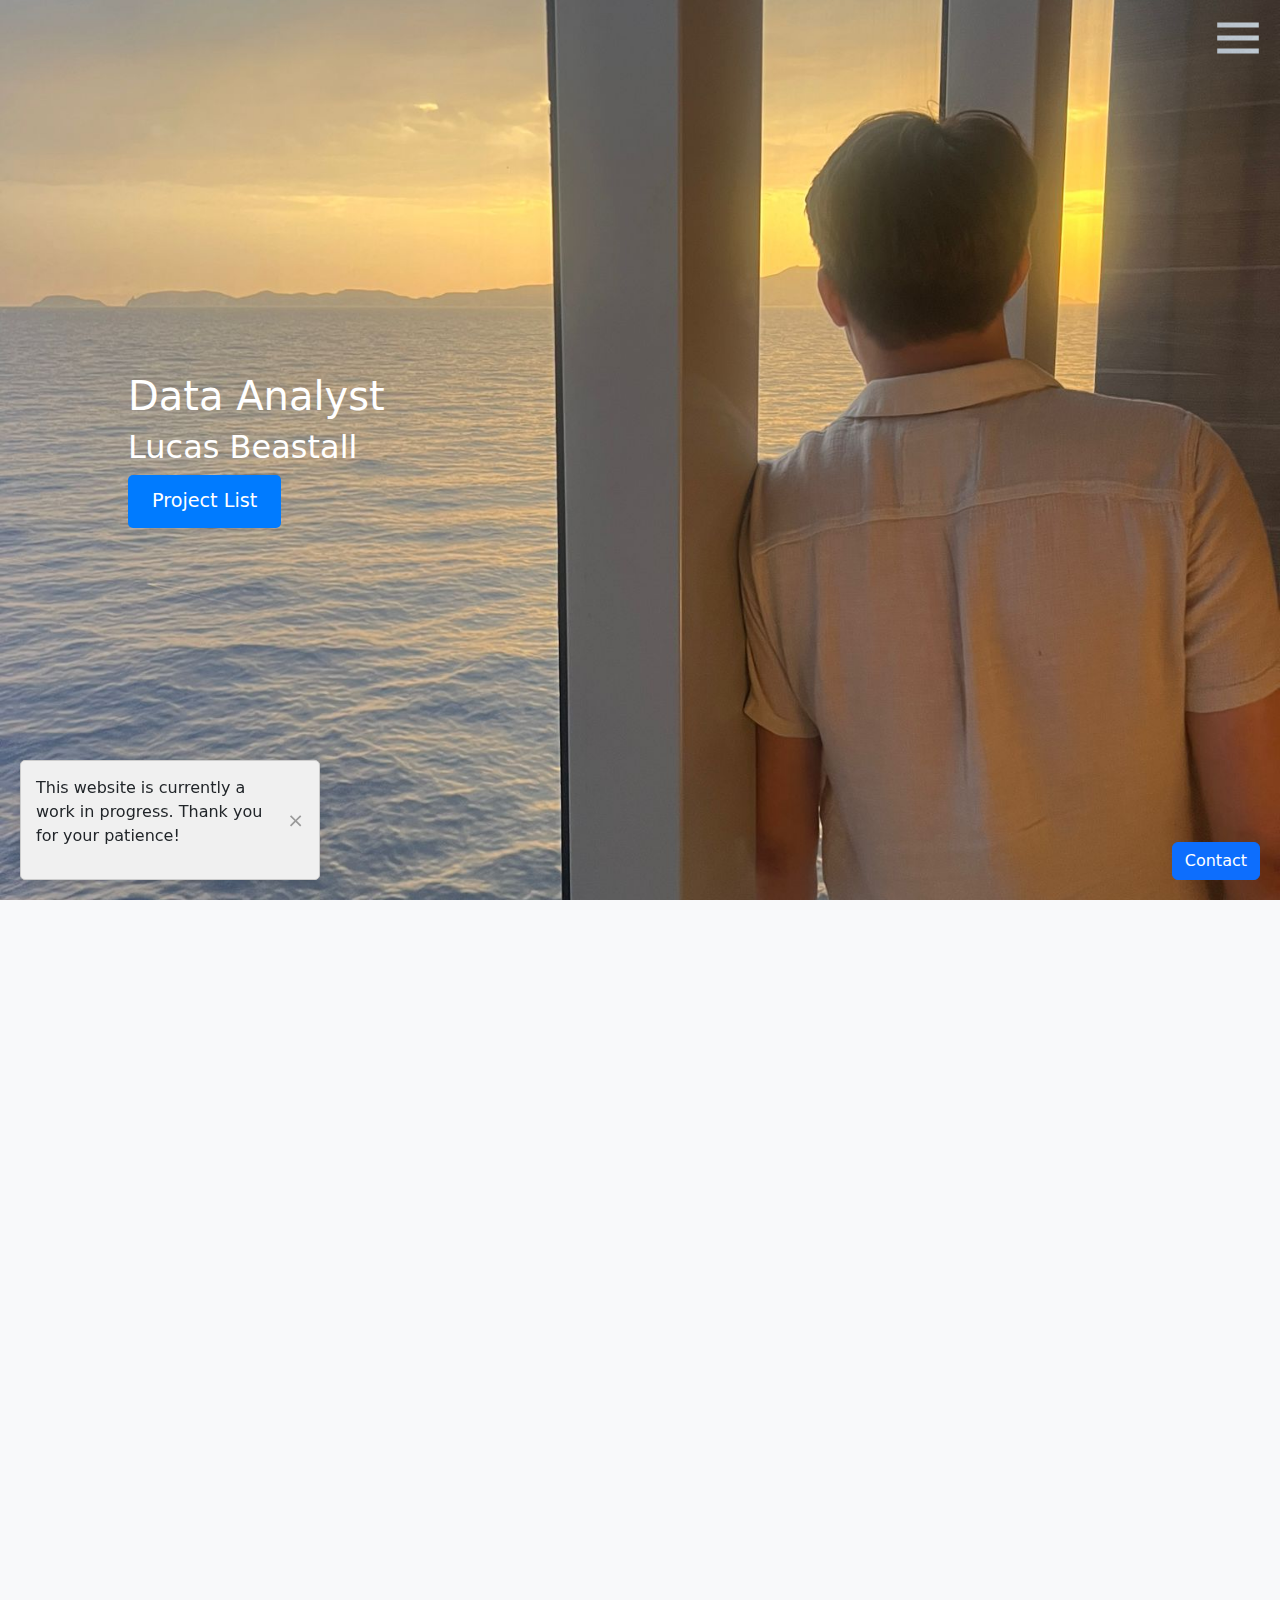
<file: index.html>
﻿<!DOCTYPE html>
<html lang="en">
<head>
    <meta charset="UTF-8">
    <meta name="viewport" content="width=device-width, initial-scale=1.0">
    <title>Lucas Beastall - Aspiring Data Scientist</title>
    <link rel="icon" href="logoImg.png" type="image/png">
    <link rel="stylesheet" href="indexStyle.css">
    <link href="https://cdnjs.cloudflare.com/ajax/libs/bootstrap/5.3.0/css/bootstrap.min.css" rel="stylesheet">
</head>
<body>
    <section class="hero">
        <div class="hero">
            <div class="hero-content">
                <h1>Data Analyst</h1>
                <h2>Lucas Beastall</h2>
                <a href="https://github.com/LucasBeastall/Projects/blob/main/README.md" class="cta-button" target="_blank" rel="noopener noreferrer">Project List</a>
            </div>
        </div>
    </section>
    <div class="responsive-two-column">
        <div class="column video-column">
            <div class="video-container">
                <iframe src="https://www.youtube.com/watch?v=ScMzIvxBSi4" frameborder="0" allow="autoplay; encrypted-media" allowfullscreen></iframe>
            </div>
        </div>
        <div class="column content-column">
            <h3>Who am I?</h3>
            <p class="large">
                I am a University of Bath Mathematics graduate with over two years’ experience in data analysis and architecture.                
            </p>
            <p class="small">
                My academic background in mathematics, coupled with my practical experience at Yo Auto Ltd., has equipped me with a robust and widely applicable skill set. I have academic experience with statistical computing and machine learning concepts, and am proficient in R, Python, SQL and JavaScript.
            </p>
            <p class="small">
                During my time at Yo Auto Ltd.  I demonstrated my ability to drive efficiency and create impact through data-driven solutions. I streamlined data processing across various formats, eliminating hours of daily tasks, conducted statistical analyses that directly influenced pricing strategies, and presenting findings to management in clear, actionable formats.
            </p>
            <p class="small">
                I am actively seeking opportunities where I can leverage and grow my analytical and programming skills.
            </p>
        </div>
    </div>
    <div class="scrolling-blocks-container">
        <div class="scrolling-blocks">
            <div class="block">
                <img src="LPPImg.jpg" alt="Block 1 Image">
                <h3>Optimise Your Nutrition</h3>
                <p>I built a LPP solver from scratch to sort out both your, and my diet.</p>
                <a href="LPP.html" class="block-link"></a>
            </div>
            <div class="block">
                <img src="GPTImg1.png" alt="Block 5 Image">
                <h3>Building a Character-Level GPT</h3>
                <p>Curiosity to Implementation: A Deep Dive into Language Model Architecture and Training.</p>
                <a href="postGPT.html" class="block-link"></a>
            </div>
            <div class="block">
                <img src="websiteImg.png" alt="Block 3 Image">
                <h3>Making this Website</h3>
                <p>My journey into web development and learning HTML, CSS and Java Script on the fly.</p>
                <a href="postWeb.html" class="block-link"></a>
            </div>
            <div class="block">
                <img src="CVImg.jpg" alt="Block 2 Image">
                <h3>My CV</h3>
                <p>Here's my up-to-date CV.</p>
                <a href="Lucas Beastall ~ CV.pdf" target="_blank" rel="noopener noreferrer" class="block-link"></a>
            </div>
            <div class="block">
                <img src="LLMImg.png" alt="Block 4 Image">
                <h3>History and future of LLMs</h3>
                <p>From Neural Networks to Transformers, The Evolution of Language AI: Attention, Hallucination, and Beyond.</p>
                <a href="postLLMHist.html" class="block-link"></a>
            </div>
        </div>
    </div>
    <script>
        document.addEventListener('DOMContentLoaded', function () {
            const container = document.querySelector('.scrolling-blocks-container');
            const scrollingBlocks = document.querySelector('.scrolling-blocks');
            const customScrollbar = document.createElement('div');
            const customScrollbarThumb = document.createElement('div');
            const scrollLeftButton = document.createElement('button');
            const scrollRightButton = document.createElement('button');

            // Create custom scrollbar
            customScrollbar.className = 'custom-scrollbar';
            customScrollbarThumb.className = 'custom-scrollbar-thumb';
            customScrollbar.appendChild(customScrollbarThumb);
            container.appendChild(customScrollbar);

            // Create scroll buttons
            scrollLeftButton.className = 'scroll-button scroll-left';
            scrollLeftButton.innerHTML = '&#8249;';
            scrollRightButton.className = 'scroll-button scroll-right';
            scrollRightButton.innerHTML = '&#8250;';
            container.appendChild(scrollLeftButton);
            container.appendChild(scrollRightButton);

            // Update scrollbar thumb position and width
            function updateScrollbarThumb() {
                const scrollPercentage = scrollingBlocks.scrollLeft / (scrollingBlocks.scrollWidth - scrollingBlocks.clientWidth);
                const thumbWidth = (scrollingBlocks.clientWidth / scrollingBlocks.scrollWidth) * 100;
                const thumbPosition = scrollPercentage * (customScrollbar.clientWidth - (customScrollbar.clientWidth * thumbWidth / 100));

                customScrollbarThumb.style.width = `${thumbWidth}%`;
                customScrollbarThumb.style.transform = `translateX(${thumbPosition}px)`;

                // Update button visibility
                updateButtonVisibility();
            }

            // Update button visibility
            function updateButtonVisibility() {
                const isAtStart = scrollingBlocks.scrollLeft === 0;
                const isAtEnd = scrollingBlocks.scrollLeft === scrollingBlocks.scrollWidth - scrollingBlocks.clientWidth;

                scrollLeftButton.style.opacity = isAtStart ? '0' : '1';
                scrollLeftButton.style.pointerEvents = isAtStart ? 'none' : 'auto';

                scrollRightButton.style.opacity = isAtEnd ? '0' : '1';
                scrollRightButton.style.pointerEvents = isAtEnd ? 'none' : 'auto';
            }

            // Scroll function
            function scroll(direction) {
                const scrollAmount = scrollingBlocks.clientWidth / 2;
                scrollingBlocks.scrollBy({
                    left: direction * scrollAmount,
                    behavior: 'smooth'
                });
            }

            // Event listeners
            scrollingBlocks.addEventListener('scroll', updateScrollbarThumb);
            scrollLeftButton.addEventListener('click', () => scroll(-1));
            scrollRightButton.addEventListener('click', () => scroll(1));

            // Drag scrollbar functionality
            let isDragging = false;
            let startX, startScrollLeft;

            function onDragStart(e) {
                isDragging = true;
                startX = e.clientX - customScrollbarThumb.getBoundingClientRect().left;
                startScrollLeft = scrollingBlocks.scrollLeft;
                customScrollbarThumb.style.transition = 'none';
                document.body.style.userSelect = 'none';
                document.addEventListener('mousemove', onDragMove);
                document.addEventListener('mouseup', onDragEnd);
            }

            function onDragMove(e) {
                if (!isDragging) return;
                e.preventDefault();
                const x = e.clientX - customScrollbar.getBoundingClientRect().left;
                const walk = (x - startX) / (customScrollbar.clientWidth - customScrollbarThumb.clientWidth) *
                    (scrollingBlocks.scrollWidth - scrollingBlocks.clientWidth);
                scrollingBlocks.scrollLeft = startScrollLeft + walk;
            }

            function onDragEnd() {
                isDragging = false;
                customScrollbarThumb.style.transition = '';
                document.body.style.userSelect = '';
                document.removeEventListener('mousemove', onDragMove);
                document.removeEventListener('mouseup', onDragEnd);
            }

            customScrollbarThumb.addEventListener('mousedown', onDragStart);

            // Click on scrollbar track
            customScrollbar.addEventListener('click', (e) => {
                if (e.target === customScrollbarThumb) return;
                const clickPosition = e.clientX - customScrollbar.getBoundingClientRect().left;
                const scrollPercentage = clickPosition / customScrollbar.clientWidth;
                scrollingBlocks.scrollLeft = scrollPercentage * (scrollingBlocks.scrollWidth - scrollingBlocks.clientWidth);
            });

            // Initial update
            updateScrollbarThumb();

            // Update on window resize
            window.addEventListener('resize', updateScrollbarThumb);
        });
    </script>
    <section class="references">
        <h2>References</h2>
        <div class="references-grid">
            <div class="reference">
                <img src="antonyImg.jpg" alt="Antony Johnson" class="reference-image">
                <h3>Antony Johnson</h3>
                <p class="position">CEO & Founder of yoauto & yotrader</p>
                <blockquote>"I hired Lucas as a first year, and he was already outperforming graduates I've hired in the past."</blockquote>
            </div>
            <div class="reference">
                <img src="viseshImg.png" alt="Visesh" class="reference-image">
                <h3>Visesh Vignesh</h3>
                <p class="position">PHD scholar, University of Bath</p>
                <blockquote>"Lucas has a knack of getting straight to the heart of the matter - his logical skills are evenly matched by the enthusiasm with which he applies them."</blockquote>
            </div>
            <!--<div class="reference">
                <img src="" alt="" class="reference-image">
                <h3></h3>
                <p class="position">Coaches, group leaders, instructors,</p>
                <blockquote>""</blockquote>
            </div>
            <div class="reference">
                <img src="bellaImg.JPEG" alt="Bella" class="reference-image">
                <h3>Bella</h3>
                <p class="position">My Dog, Family Home</p>
                <blockquote>"Woof."</blockquote>
            </div>-->
        </div>
    </section>-->
    <div class="bonus-features-container">
        <section class="bonus-features">
            <h2 class="bonus-features__title">Achievements & Expertise Snapshot</h2>
            <div class="feature-list">
                <div class="feature-item">Python & R proficient</div>
                <div class="feature-item">2.5 years data analyst experience</div>
                <div class="feature-item">Adept with excel and google docs formulae</div>
                <div class="feature-item">Conducted hypothesis testing</div>
                <div class="feature-item">Improved call center efficiency</div>
                <div class="feature-item">Advised on pricing strategies</div>
                <div class="feature-item">Implemented email automation system</div>
                <div class="feature-item">Strong problem-solving skills</div>
                <div class="feature-item">Mathematics BSc from Bath University</div>
                <div class="feature-item">Led numerous university societies</div>
                <div class="feature-item">Self-taught multiple coding languages</div>
                <div class="feature-item">Experience with Claude and other LLMs</div>
                <div class="feature-item">Proficient in data visualization</div>
                <div class="feature-item">Ability to work independently</div>
                <div class="feature-item">Strong communication skills</div>
            </div>
        </section>
    </div>
    <section class="faqs">
        <h2>Frequently Asked Questions</h2>
        <div class="faq-container">
            <div class="faq-item">
                <button class="faq-question">What is your experience in data science?</button>
                <div class="faq-answer">
                    <p>I have completed several data science projects, including machine learning models and data visualizations. I'm proficient in Python, R, and SQL, and have experience with tools like TensorFlow and Tableau.</p>
                </div>
            </div>
            <div class="faq-item">
                <button class="faq-question">What industries are you interested in?</button>
                <div class="faq-answer">
                    <p>I'm particularly interested in applying data science to Genetics and Fertility. I also have interests in; manifacturing, defence and intelligence. However, I have a genuine interest in the process itself so i am more than eager to get experience in any field.</p>
                </div>
            </div>
            <div class="faq-item">
                <button class="faq-question">Do you have any certifications?</button>
                <div class="faq-answer">
                    <p>While I don't currently hold specific data science certifications, I have a strong foundation in the field through my Mathematics BSc from the University of Bath, which included modules in statistical computing. I'm always eager to expand my knowledge and skills. I believe my academic background, practical experience at yoauto, and continuous self-learning demonstrate my commitment to the field and my ability to quickly acquire and apply new knowledge.</p>
                </div>
            </div>
            <div class="faq-item">
                <button class="faq-question">Can you work remotely?</button>
                <div class="faq-answer">
                    <p>Absolutely! I'm comfortable working remotely and have experience working remotely for yoauto.</p>
                </div>
            </div>
            <div class="faq-item">
                <button class="faq-question">What's your approach to learning or approaching something new?</button>
                <div class="faq-answer">
                    <p>I'm a quick learner and enjoy staying up-to-date with the latest technologies. When I get a problem I dont yet know how to solve, I abstract and decompose the problem into small clearly defined tasks. With the help of google & LLMs I research and complete each task, testing them thoroughly to avoid errors.</p>
                </div>
            </div>
            <div class="faq-item">
                <button class="faq-question">How do you handle data privacy and ethics?</button>
                <div class="faq-answer">
                    <p>I'm committed to maintaining the highest standards of data privacy and ethics. I take GDPR and best practice very seriously.</p>
                </div>
            </div>
            <div class="faq-item">
                <button class="faq-question">What is your approach to presenting complex results?</button>
                <div class="faq-answer">
                    <p>When I was working at Yo Auto, I had to present the results frequently and would be questioned on them rigorously. I presented data to a mixed audience of technical and non-technical people. I aim to create one page Summaries that provide the relevant context and results, if appropriate displayed in charts and graphs. I keep the raw data and results on hand if there are questions about it's validity or greater detail is requested. After the presentation, I will ask some questions myself to ensure I have accurately conveyed what I intended. </p>
                </div>
            </div>
        </div>
    </section>
    <script>
        document.querySelectorAll('.faq-question').forEach(button => {
            button.addEventListener('click', () => {
                const faqItem = button.parentElement;
                faqItem.classList.toggle('active');
            });
        });
    </script>

    <input id="page-nav-toggle" class="main-navigation-toggle" type="checkbox" />
    <label for="page-nav-toggle" class="menu-icon-wrapper">
        <svg class="icon--menu-toggle" viewBox="0 0 60 30">
            <g class="icon-group">
                <g class="icon--menu">
                    <path d="M 6 0 L 54 0" />
                    <path d="M 6 15 L 54 15" />
                    <path d="M 6 30 L 54 30" />
                </g>
                <g class="icon--close">
                    <path d="M 15 0 L 45 30" />
                    <path d="M 15 30 L 45 0" />
                </g>
            </g>
        </svg>
    </label>

    <nav class="main-navigation">
        <ul>
            <li><a href="index.html">Home</a></li>
            <li><a href="projects.html">Projects</a></li>
            <li><a href="blog.html">Blog</a></li>
            <!-- <li><a href="#0">Timeline</a></li>-->
            <li><a href="Lucas Beastall ~ CV.pdf" target="_blank" rel="noopener noreferrer">CV</a></li>       <!-- change for a Now page -->
            <li><a href="#" id="menuContactBtn" class="contact-trigger">Contact</a></li>
        </ul>
    </nav>

    <script>
        const body = document.body;
        const hero = document.querySelector('.hero');
        const menuIcon = document.querySelector('.menu-icon-wrapper');

        function checkHeroVisibility() {
            const heroBottom = hero.offsetTop + hero.offsetHeight;
            if (window.pageYOffset > heroBottom - menuIcon.offsetHeight) {
                body.classList.add('past-hero');
            } else {
                body.classList.remove('past-hero');
            }
        }

        window.addEventListener('scroll', checkHeroVisibility);
        window.addEventListener('resize', checkHeroVisibility);
        checkHeroVisibility(); // Initial check
    </script>

    <button class="btn btn-primary fixed-button contact-trigger">Contact</button>

    <div id="contactOverlay" class="overlay">
        <div class="overlay-content">
            <img src="contactImg.JPEG" alt="Contact Image" class="contact-image">
            <h2>Contact</h2>
            <p>Email: lucasmarcbeastall@gmail.com</p>
            <p>Phone: 07725 715638</p>
            <p>LinkedIn: www.linkedin.com/in/lucas-beastall-4a3025318</p>
            <button class="btn btn-secondary" onclick="toggleOverlay()">Close</button>
        </div>
    </div>

    <script src="https://cdnjs.cloudflare.com/ajax/libs/bootstrap/5.3.0/js/bootstrap.bundle.min.js"></script>
    <script>

        const overlay = document.getElementById('contactOverlay');
        const overlayContent = overlay.querySelector('.overlay-content');

        function toggleOverlay() {
            overlay.classList.toggle('active');
        }

        // Use event delegation
        document.body.addEventListener('click', function (event) {
            const target = event.target;
            if (target.classList.contains('contact-trigger') || target.closest('.contact-trigger')) {
                event.preventDefault();
                toggleOverlay();
            }
        });

        overlay.addEventListener('click', function (event) {
            if (event.target === overlay) {
                toggleOverlay();
            }
        });

        overlayContent.addEventListener('click', function (event) {
            event.stopPropagation();
        });

        // For debugging
        document.addEventListener('DOMContentLoaded', function () {
            const footerLink = document.getElementById('footerContactBtn');
            if (footerLink) {
                console.log('Footer link found:', footerLink);
                footerLink.addEventListener('click', function (e) {
                    console.log('Footer link clicked');
                });
            } else {
                console.log('Footer link not found');
            }
        });
    </script>

    <footer class="slim-footer">
        <div class="footer-content">
            <span class="footer-name">Lucas Beastall</span>
            <a href="#" class="footer-contact contact-trigger" id="footerContactBtn">Contact Me</a>
        </div>
    </footer>
    <div id="wip-popup" class="popup">
        <div class="popup-content">
            <p>This website is currently a work in progress. Thank you for your patience!</p>
        </div>
        <button class="popup-close" onclick="closePopup()">&times;</button>
    </div>

    <script>
        function closePopup() {
            const popup = document.getElementById('wip-popup');
            popup.style.opacity = '0';
            setTimeout(() => {
                popup.style.display = 'none';
            }, 300);
        }
    </script>
</body>
</file>
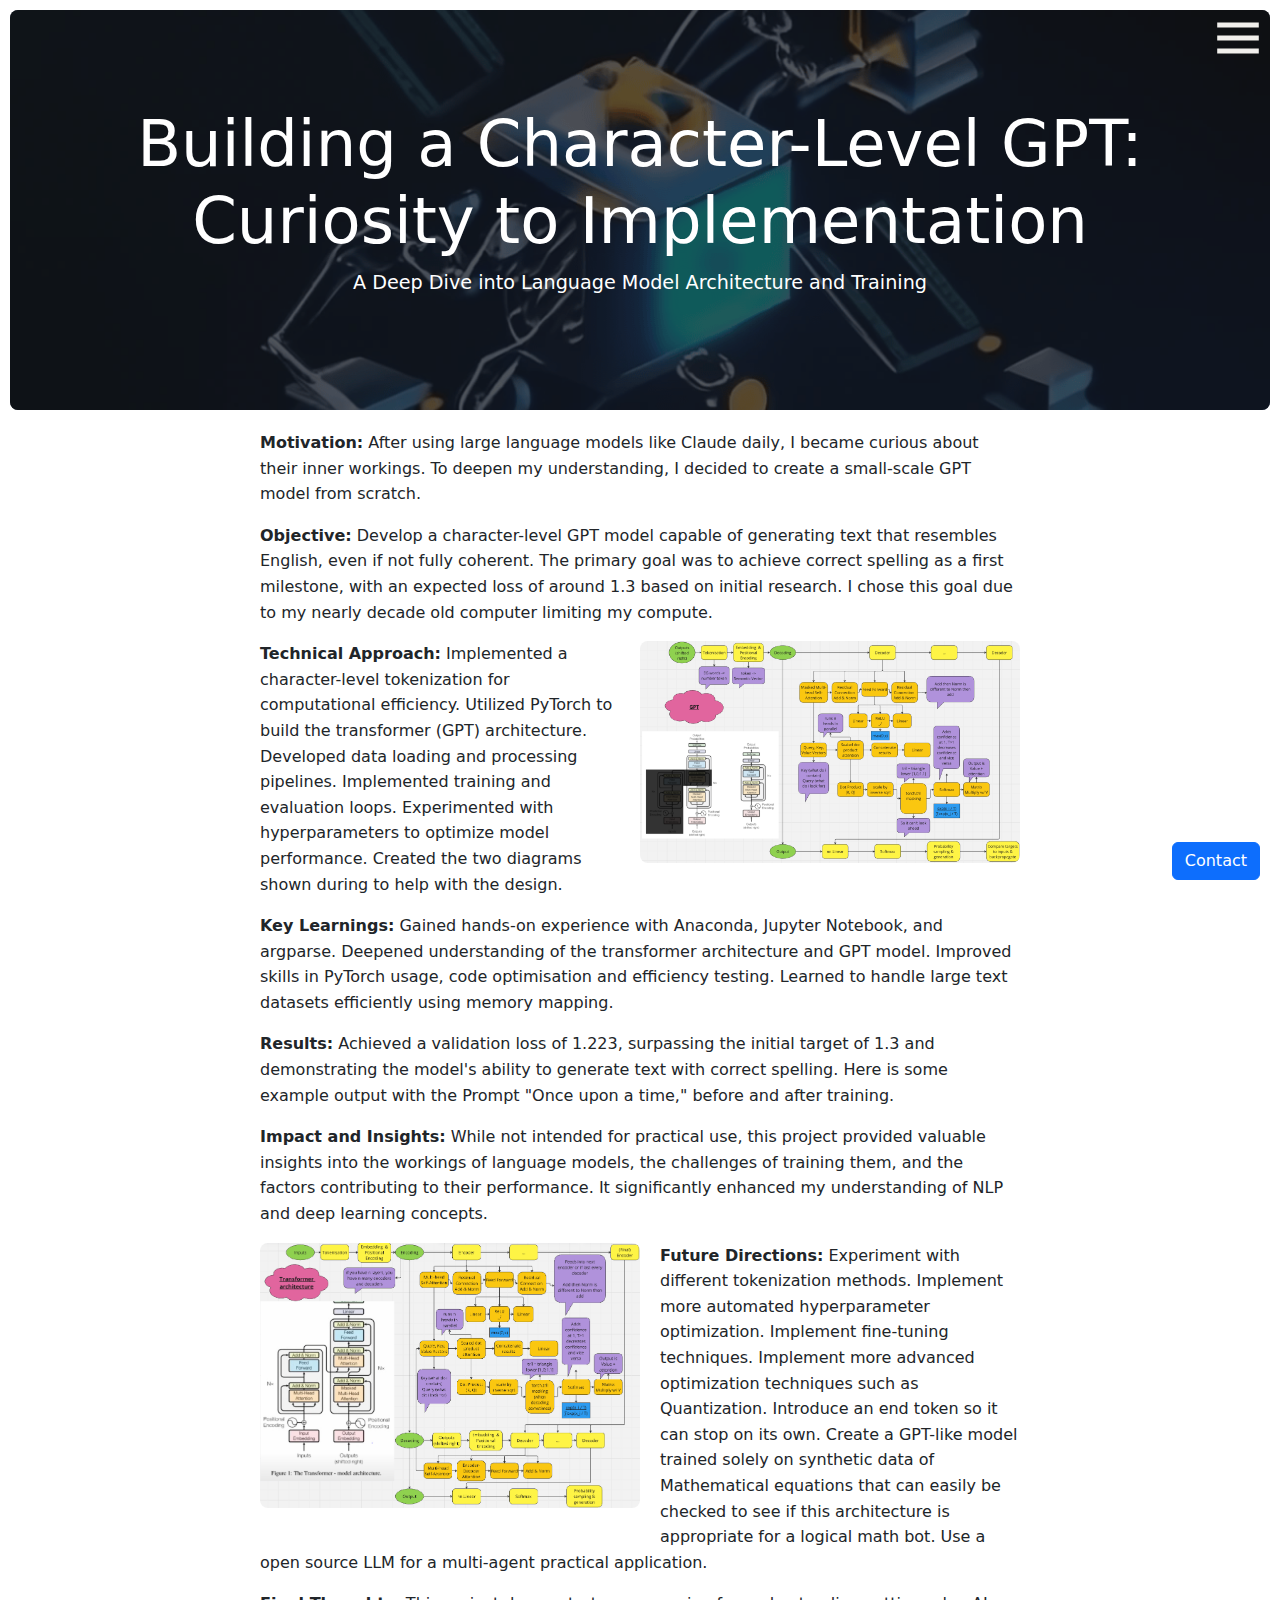
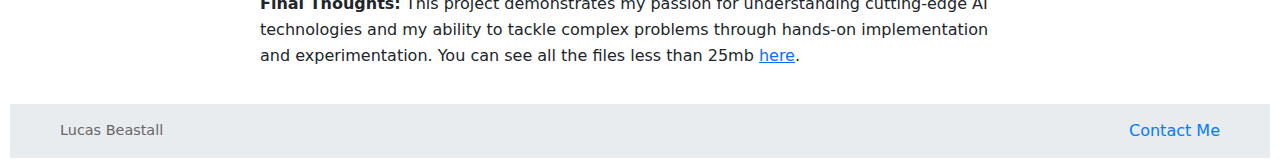
<file: postGPT.html>
﻿<!DOCTYPE html>

<html lang="en" xmlns="http://www.w3.org/1999/xhtml">
<head>
    <meta charset="utf-8" />
    <link rel="stylesheet" href="blankStyle.css">
    <link rel="stylesheet" href="postXStyle.css">
    <title>Building a GPT</title>
    <link rel="icon" href="logoImg.png" type="image/png">
    <link href="https://cdnjs.cloudflare.com/ajax/libs/bootstrap/5.3.0/css/bootstrap.min.css" rel="stylesheet">
</head>
<body>
    <header class="header">
        <img src="GPTImg1.png" alt="Background image">
        <div class="header-content">
            <h1>Building a Character-Level GPT: Curiosity to Implementation</h1>
            <p>A Deep Dive into Language Model Architecture and Training</p>
        </div>
    </header>
    <div class="content">
        
        <p><strong>Motivation:</strong> After using large language models like Claude daily, I became curious about their inner workings. To deepen my understanding, I decided to create a small-scale GPT model from scratch.</p>
        <p><strong>Objective:</strong> Develop a character-level GPT model capable of generating text that resembles English, even if not fully coherent. The primary goal was to achieve correct spelling as a first milestone, with an expected loss of around 1.3 based on initial research. I chose this goal due to my nearly decade old computer limiting my compute. </p>
        <div class="image-wrap">
            <img src="GPTImg.png" alt="image">
        </div>
        <p><strong>Technical Approach:</strong> Implemented a character-level tokenization for computational efficiency. Utilized PyTorch to build the transformer (GPT) architecture. Developed data loading and processing pipelines. Implemented training and evaluation loops. Experimented with hyperparameters to optimize model performance. Created the two diagrams shown during to help with the design.</p>
        <p><strong>Key Learnings:</strong> Gained hands-on experience with Anaconda, Jupyter Notebook, and argparse. Deepened understanding of the transformer architecture and GPT model. Improved skills in PyTorch usage, code optimisation and efficiency testing. Learned to handle large text datasets efficiently using memory mapping.</p>
        <p><strong>Results:</strong> Achieved a validation loss of 1.223, surpassing the initial target of 1.3 and demonstrating the model's ability to generate text with correct spelling. Here is some example output with the Prompt "Once upon a time," before and after training.</p>
        <p><strong>Impact and Insights:</strong> While not intended for practical use, this project provided valuable insights into the workings of language models, the challenges of training them, and the factors contributing to their performance. It significantly enhanced my understanding of NLP and deep learning concepts.</p>
        <div class="image-wrap left">
            <img src="GPTImg2.png" alt="image">
        </div>
        <p><strong>Future Directions:</strong> Experiment with different tokenization methods. Implement more automated hyperparameter optimization. Implement fine-tuning techniques. Implement more advanced optimization techniques such as Quantization. Introduce an end token so it can stop on its own. Create a GPT-like model trained solely on synthetic data of Mathematical equations that can easily be checked to see if this architecture is appropriate for a logical math bot. Use a open source LLM for a multi-agent practical application.</p>
        <p><strong>Final Thoughts:</strong> This project demonstrates my passion for understanding cutting-edge AI technologies and my ability to tackle complex problems through hands-on implementation and experimentation. You can see all the files less than 25mb <a href="https://github.com/LucasBeastall/Projects">here</a>.</p>
    </div>
    <input id="page-nav-toggle" class="main-navigation-toggle" type="checkbox" />
    <label for="page-nav-toggle" class="menu-icon-wrapper">
        <svg class="icon--menu-toggle" viewBox="0 0 60 30">
            <g class="icon-group">
                <g class="icon--menu">
                    <path d="M 6 0 L 54 0" />
                    <path d="M 6 15 L 54 15" />
                    <path d="M 6 30 L 54 30" />
                </g>
                <g class="icon--close">
                    <path d="M 15 0 L 45 30" />
                    <path d="M 15 30 L 45 0" />
                </g>
            </g>
        </svg>
    </label>

    <nav class="main-navigation">
        <ul>
            <li><a href="index.html">Home</a></li>
            <li><a href="projects.html">Projects</a></li>
            <li><a href="blog.html">Blog</a></li>
            <!-- <li><a href="#0">Timeline</a></li>-->
            <li><a href="Lucas Beastall ~ CV.pdf" target="_blank" rel="noopener noreferrer">CV</a></li>       <!-- change for a Now page -->
            <li><a href="" id="menuContactBtn" class="contact-trigger">Contact</a></li>
        </ul>
    </nav>

    <button class="btn btn-primary fixed-button contact-trigger">Contact</button>

    <div id="contactOverlay" class="overlay">
        <div class="overlay-content">
            <img src="contactImg.JPEG" alt="Contact Image" class="contact-image">
            <h2>Contact</h2>
            <p>Email: lucasmarcbeastall@gmail.com</p>
            <p>Phone: 07725 715638</p>
            <p>LinkedIn: www.linkedin.com/in/lucas-beastall-4a3025318</p>
            <button class="btn btn-secondary" onclick="toggleOverlay()">Close</button>
        </div>
    </div>

    <script src="https://cdnjs.cloudflare.com/ajax/libs/bootstrap/5.3.0/js/bootstrap.bundle.min.js"></script>
    <script>

        const overlay = document.getElementById('contactOverlay');
        const overlayContent = overlay.querySelector('.overlay-content');

        function toggleOverlay() {
            overlay.classList.toggle('active');
        }

        // Use event delegation
        document.body.addEventListener('click', function (event) {
            const target = event.target;
            if (target.classList.contains('contact-trigger') || target.closest('.contact-trigger')) {
                event.preventDefault();
                toggleOverlay();
            }
        });

        overlay.addEventListener('click', function (event) {
            if (event.target === overlay) {
                toggleOverlay();
            }
        });

        overlayContent.addEventListener('click', function (event) {
            event.stopPropagation();
        });

        // For debugging
        document.addEventListener('DOMContentLoaded', function () {
            const footerLink = document.getElementById('footerContactBtn');
            if (footerLink) {
                console.log('Footer link found:', footerLink);
                footerLink.addEventListener('click', function (e) {
                    console.log('Footer link clicked');
                });
            } else {
                console.log('Footer link not found');
            }
        });
    </script>

    <footer class="slim-footer">
        <div class="footer-content">
            <span class="footer-name">Lucas Beastall</span>
            <a href="#" class="footer-contact contact-trigger" id="footerContactBtn">Contact Me</a>
        </div>
    </footer>
</body>
</html>
</file>
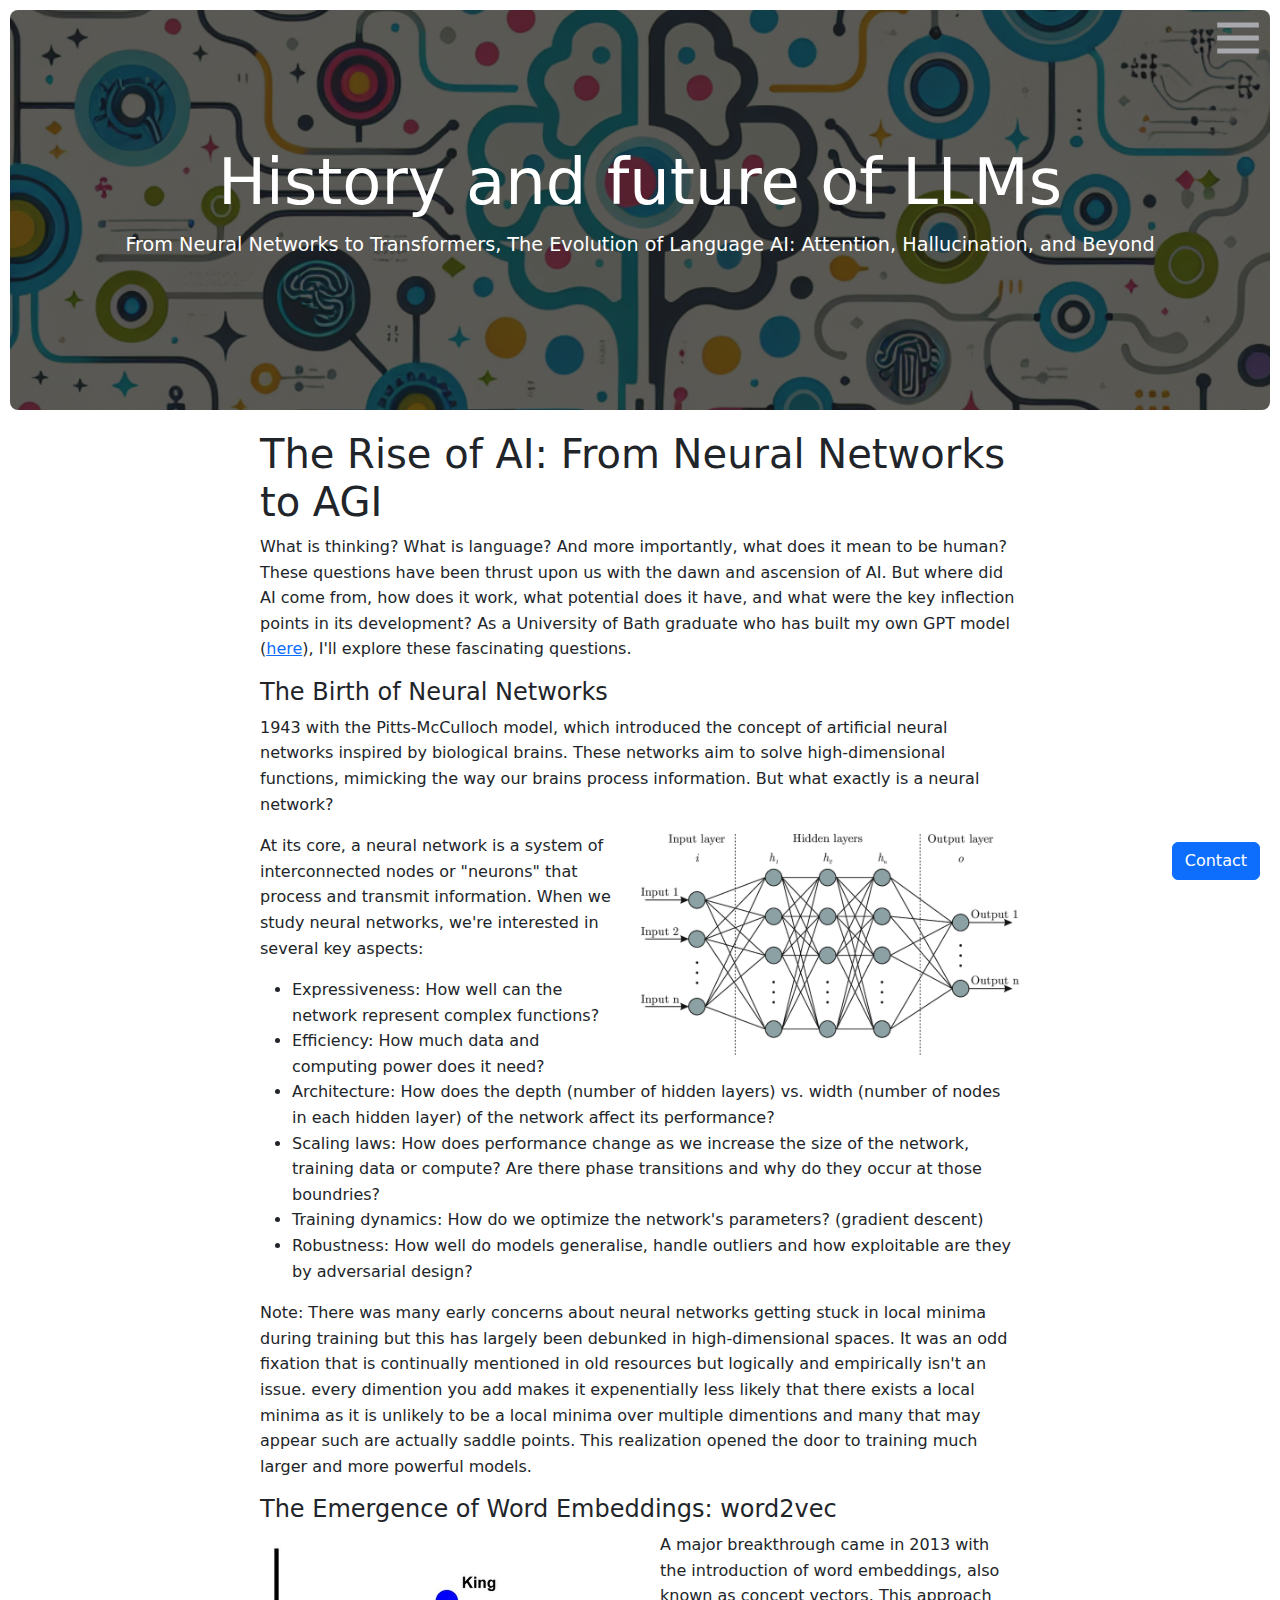
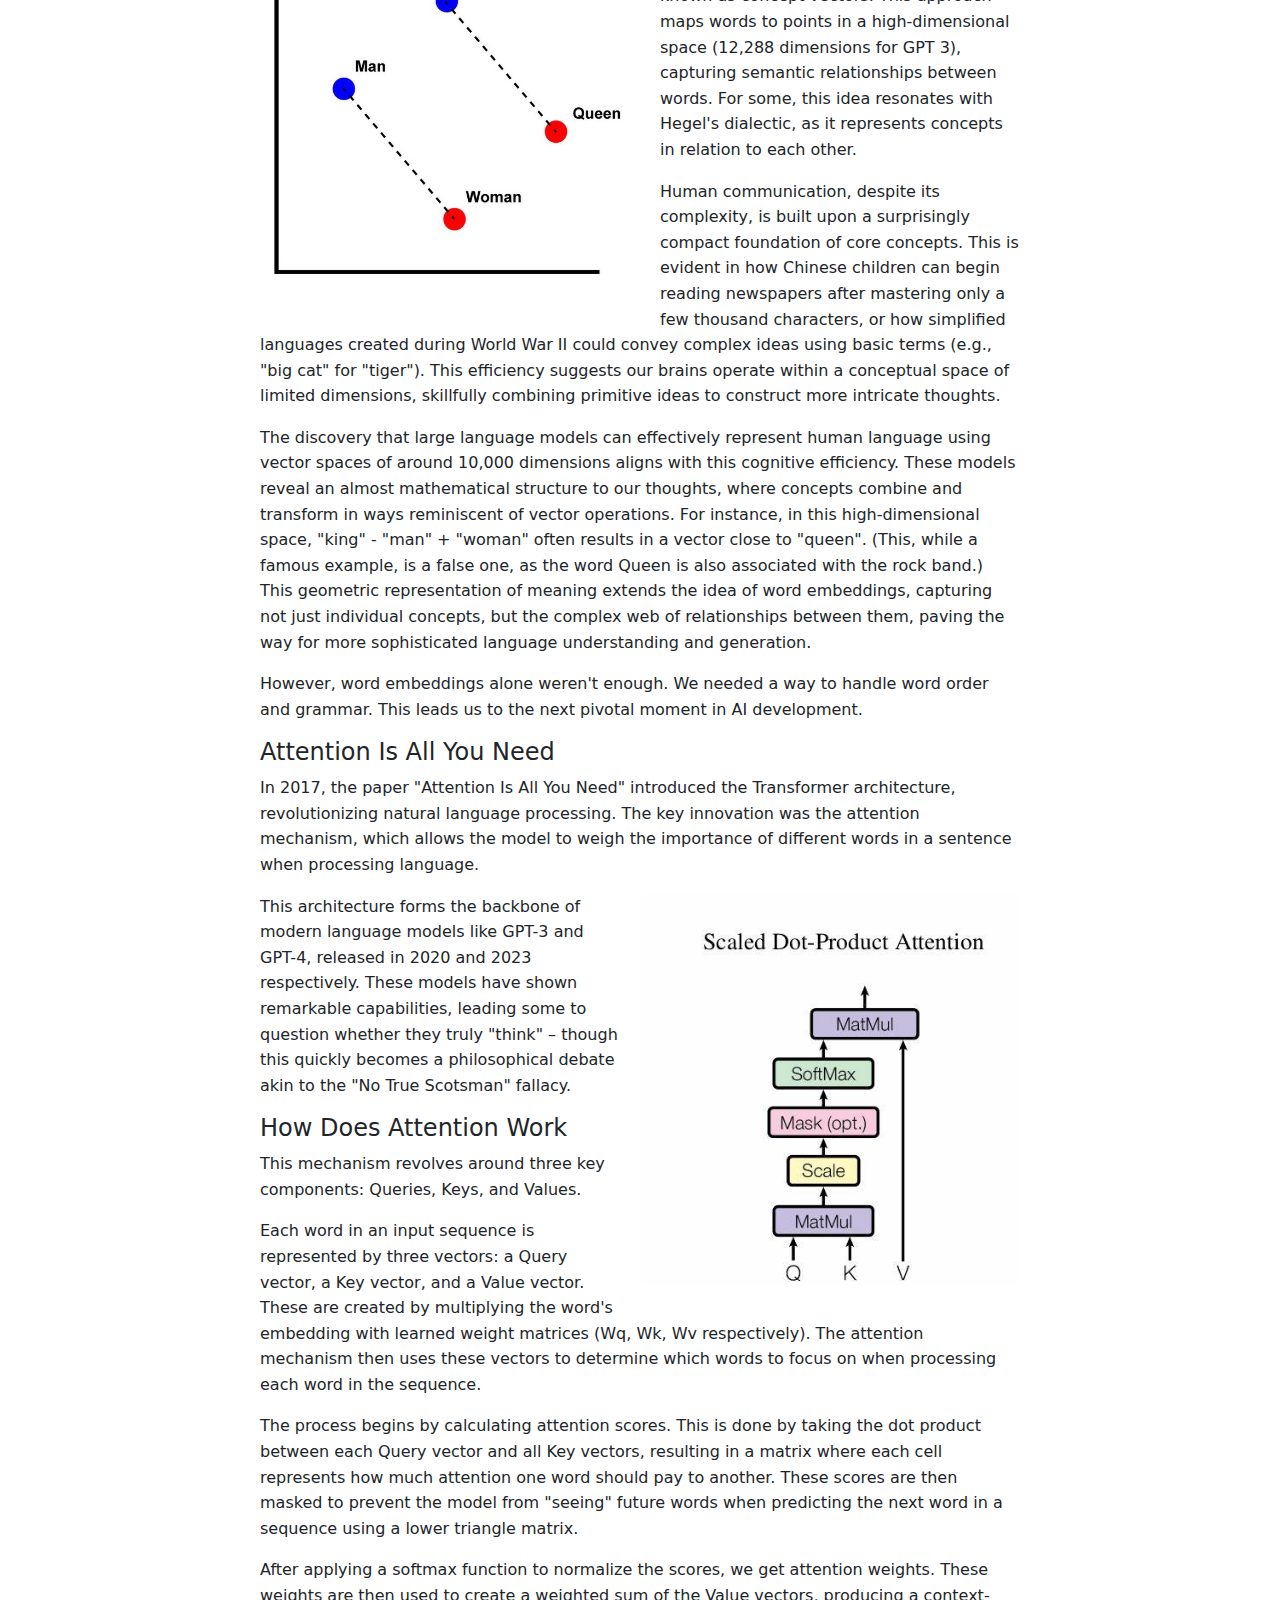
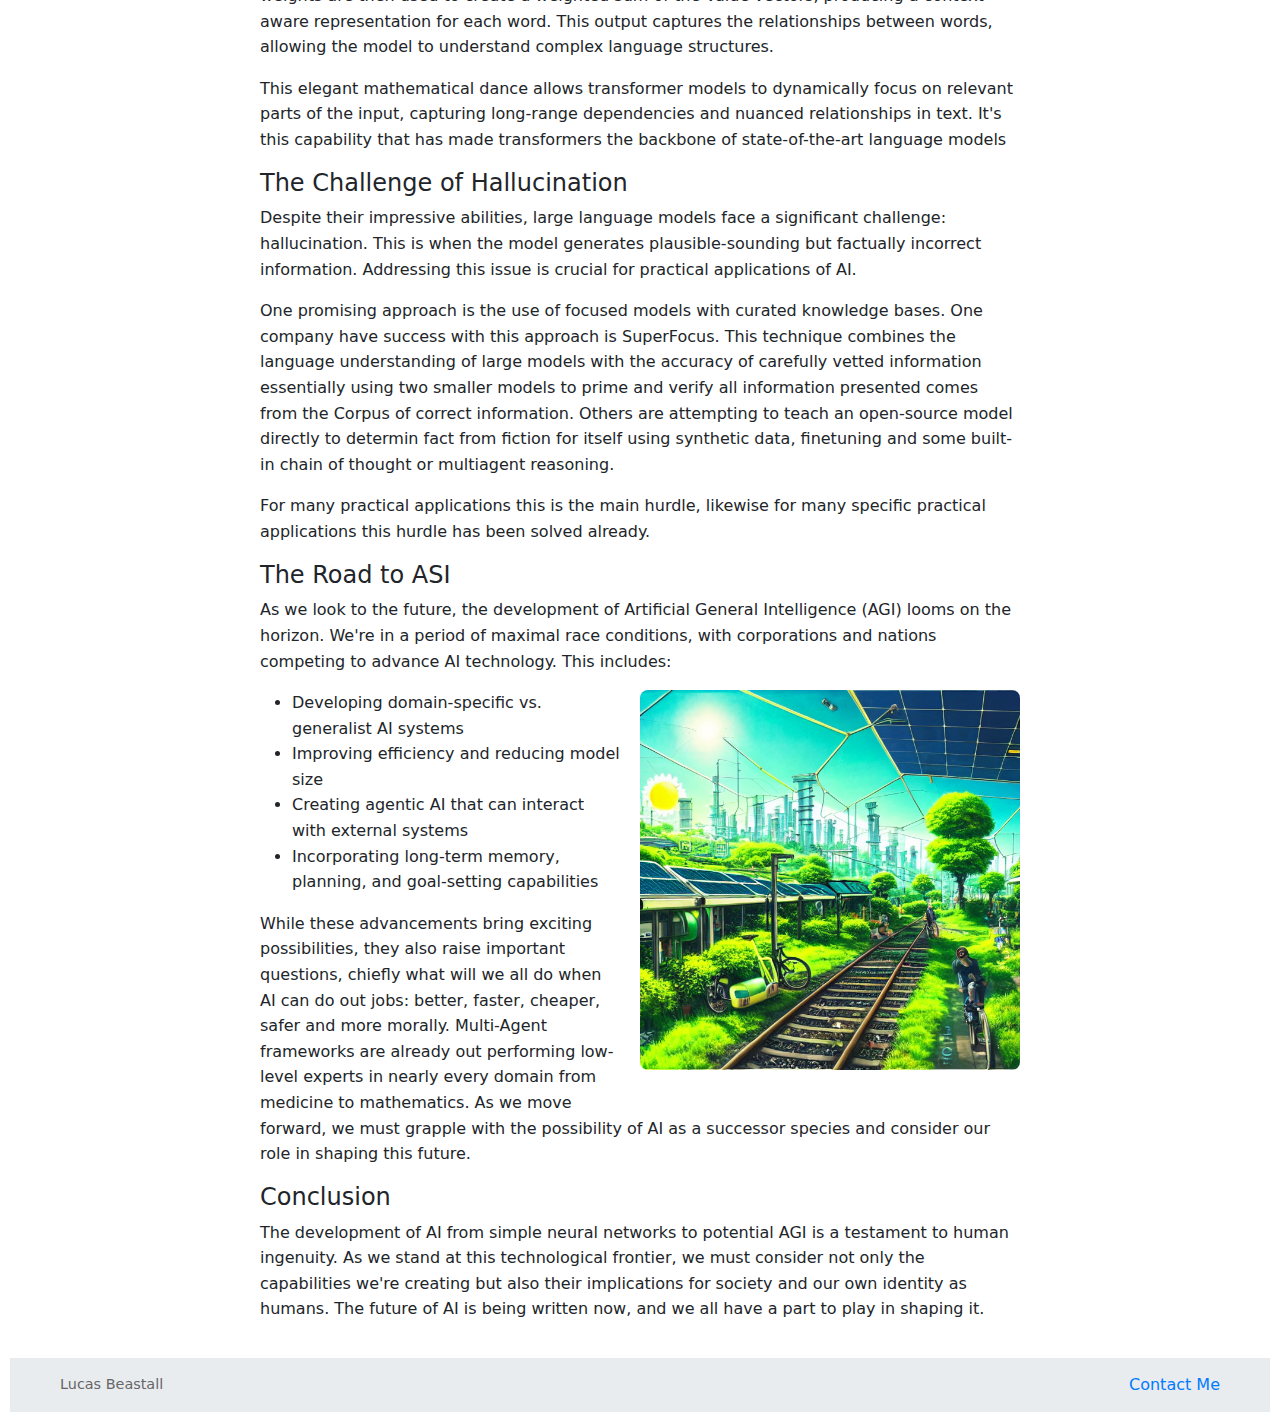
<file: postLLMHist.html>
﻿<!DOCTYPE html>

<html lang="en" xmlns="http://www.w3.org/1999/xhtml">
<head>
    <meta charset="utf-8" />
    <link rel="stylesheet" href="blankStyle.css">
    <link rel="stylesheet" href="postXStyle.css">
    <title>LLM History</title>
    <link rel="icon" href="logoImg.png" type="image/png">
    <link href="https://cdnjs.cloudflare.com/ajax/libs/bootstrap/5.3.0/css/bootstrap.min.css" rel="stylesheet">
</head>
<body>
    <header class="header">
        <img src="LLMImg.png" alt="Background image">
        <div class="header-content">
            <h1>History and future of LLMs</h1>
            <p>From Neural Networks to Transformers, The Evolution of Language AI: Attention, Hallucination, and Beyond</p>
        </div>
    </header>
    <div class="content">
        <h1>The Rise of AI: From Neural Networks to AGI</h1>
        <p>What is thinking? What is language? And more importantly, what does it mean to be human? These questions have been thrust upon us with the dawn and ascension of AI. But where did AI come from, how does it work, what potential does it have, and what were the key inflection points in its development? As a University of Bath graduate who has built my own GPT model (<a href="postGPT.html">here</a>), I'll explore these fascinating questions.</p>
        <h4>The Birth of Neural Networks</h4>
        <p>1943 with the Pitts-McCulloch model, which introduced the concept of artificial neural networks inspired by biological brains. These networks aim to solve high-dimensional functions, mimicking the way our brains process information. But what exactly is a neural network?</p>
        <div class="image-wrap">
            <img src="LLMImg1.png" alt="left-floating image">
        </div>
        <p>At its core, a neural network is a system of interconnected nodes or "neurons" that process and transmit information. When we study neural networks, we're interested in several key aspects:</p>
        <ul>
            <li>Expressiveness: How well can the network represent complex functions?</li>
            <li>Efficiency: How much data and computing power does it need?</li>
            <li>Architecture: How does the depth (number of hidden layers) vs. width (number of nodes in each hidden layer) of the network affect its performance?</li>
            <li>Scaling laws: How does performance change as we increase the size of the network, training data or compute? Are there phase transitions and why do they occur at those boundries?</li>
            <li>Training dynamics: How do we optimize the network's parameters? (gradient descent)</li>
            <li>Robustness: How well do models generalise, handle outliers and how exploitable are they by adversarial design?</li>
        </ul>
        <p>Note: There was many early concerns about neural networks getting stuck in local minima during training but this has largely been debunked in high-dimensional spaces. It was an odd fixation that is continually mentioned in old resources but logically and empirically isn't an issue. every dimention you add makes it expenentially less likely that there exists a local minima as it is unlikely to be a local minima over multiple dimentions and many that may appear such are actually saddle points. This realization opened the door to training much larger and more powerful models.</p>
        <h4>The Emergence of Word Embeddings: word2vec</h4>
        <div class="image-wrap left">
            <img src="LLMImg4.jpg" alt="left-floating image">
        </div>
        <p>A major breakthrough came in 2013 with the introduction of word embeddings, also known as concept vectors. This approach maps words to points in a high-dimensional space (12,288 dimensions for GPT 3), capturing semantic relationships between words. For some, this idea resonates with Hegel's dialectic, as it represents concepts in relation to each other.</p>
        <p>Human communication, despite its complexity, is built upon a surprisingly compact foundation of core concepts. This is evident in how Chinese children can begin reading newspapers after mastering only a few thousand characters, or how simplified languages created during World War II could convey complex ideas using basic terms (e.g., "big cat" for "tiger"). This efficiency suggests our brains operate within a conceptual space of limited dimensions, skillfully combining primitive ideas to construct more intricate thoughts.</p>
        <p>The discovery that large language models can effectively represent human language using vector spaces of around 10,000 dimensions aligns with this cognitive efficiency. These models reveal an almost mathematical structure to our thoughts, where concepts combine and transform in ways reminiscent of vector operations. For instance, in this high-dimensional space, "king" - "man" + "woman" often results in a vector close to "queen". (This, while a famous example, is a false one, as the word Queen is also associated with the rock band.) This geometric representation of meaning extends the idea of word embeddings, capturing not just individual concepts, but the complex web of relationships between them, paving the way for more sophisticated language understanding and generation.</p>
        <p>However, word embeddings alone weren't enough. We needed a way to handle word order and grammar. This leads us to the next pivotal moment in AI development.</p>
        <h4>Attention Is All You Need</h4>
        <p>In 2017, the paper "Attention Is All You Need" introduced the Transformer architecture, revolutionizing natural language processing. The key innovation was the attention mechanism, which allows the model to weigh the importance of different words in a sentence when processing language.</p>
        <div class="image-wrap">
            <img src="LLMImg2.jpg" alt="left-floating image">
        </div>
        <p>This architecture forms the backbone of modern language models like GPT-3 and GPT-4, released in 2020 and 2023 respectively. These models have shown remarkable capabilities, leading some to question whether they truly "think" – though this quickly becomes a philosophical debate akin to the "No True Scotsman" fallacy.</p>
        <h4>How Does Attention Work</h4>
        <p>
            This mechanism revolves around three key components: Queries, Keys, and Values.
        </p><p>
            Each word in an input sequence is represented by three vectors: a Query vector, a Key vector, and a Value vector. These are created by multiplying the word's embedding with learned weight matrices (Wq, Wk, Wv respectively). The attention mechanism then uses these vectors to determine which words to focus on when processing each word in the sequence.
        </p><p>
            The process begins by calculating attention scores. This is done by taking the dot product between each Query vector and all Key vectors, resulting in a matrix where each cell represents how much attention one word should pay to another. These scores are then masked to prevent the model from "seeing" future words when predicting the next word in a sequence using a lower triangle matrix.
        </p><p>
            After applying a softmax function to normalize the scores, we get attention weights. These weights are then used to create a weighted sum of the Value vectors, producing a context-aware representation for each word. This output captures the relationships between words, allowing the model to understand complex language structures.
        </p><p>
            This elegant mathematical dance allows transformer models to dynamically focus on relevant parts of the input, capturing long-range dependencies and nuanced relationships in text. It's this capability that has made transformers the backbone of state-of-the-art language models
        </p>
        <h4>The Challenge of Hallucination</h4>
        <p>Despite their impressive abilities, large language models face a significant challenge: hallucination. This is when the model generates plausible-sounding but factually incorrect information. Addressing this issue is crucial for practical applications of AI.</p>
        <p>One promising approach is the use of focused models with curated knowledge bases. One company have success with this approach is SuperFocus. This technique combines the language understanding of large models with the accuracy of carefully vetted information essentially using two smaller models to prime and verify all information presented comes from the Corpus of correct information. Others are attempting to teach an open-source model directly to determin fact from fiction for itself using synthetic data, finetuning and some built-in chain of thought or multiagent reasoning.</p>
        <p>For many practical applications this is the main hurdle, likewise for many specific practical applications this hurdle has been solved already.</p>
        <h4>The Road to ASI</h4>
        <p>As we look to the future, the development of Artificial General Intelligence (AGI) looms on the horizon. We're in a period of maximal race conditions, with corporations and nations competing to advance AI technology. This includes:</p>
        <div class="image-wrap">
            <img src="LLMImg3.png" alt="left-floating image">
        </div>
        <ul>
            <li>Developing domain-specific vs. generalist AI systems</li>
            <li>Improving efficiency and reducing model size</li>
            <li>Creating agentic AI that can interact with external systems</li>
            <li>Incorporating long-term memory, planning, and goal-setting capabilities</li>
        </ul>
        <p>While these advancements bring exciting possibilities, they also raise important questions, chiefly what will we all do when AI can do out jobs: better, faster, cheaper, safer and more morally. Multi-Agent frameworks are already out performing low-level experts in nearly every domain from medicine to mathematics. As we move forward, we must grapple with the possibility of AI as a successor species and consider our role in shaping this future.</p>
        <h4>Conclusion</h4>
        <p>The development of AI from simple neural networks to potential AGI is a testament to human ingenuity. As we stand at this technological frontier, we must consider not only the capabilities we're creating but also their implications for society and our own identity as humans. The future of AI is being written now, and we all have a part to play in shaping it.</p>



        <!--
        <p>the execution / approach (technical description and method) (E)</p>
        <p>the tools / methods used (EG: Python, scikit-learn, pandas, matplotlib)</p>
        <p>the result (Achieved 85% accuracy in predicting potential churners)</p>
        <p>the send off / (potential) impact, (offer targetted discounts to reduce churn by X%)  (AC)</p>
        Problem: High customer churn rate in a subscription-based service
    Approach: Developed a machine learning model using historical customer data
    Tools: Python, scikit-learn, pandas, matplotlib
    Results: Achieved 85% accuracy in predicting potential churners
    Impact: Enabled targeted retention strategies, reducing churn by 20%-->
    </div>
    <input id="page-nav-toggle" class="main-navigation-toggle" type="checkbox" />
    <label for="page-nav-toggle" class="menu-icon-wrapper">
        <svg class="icon--menu-toggle" viewBox="0 0 60 30">
            <g class="icon-group">
                <g class="icon--menu">
                    <path d="M 6 0 L 54 0" />
                    <path d="M 6 15 L 54 15" />
                    <path d="M 6 30 L 54 30" />
                </g>
                <g class="icon--close">
                    <path d="M 15 0 L 45 30" />
                    <path d="M 15 30 L 45 0" />
                </g>
            </g>
        </svg>
    </label>

    <nav class="main-navigation">
        <ul>
            <li><a href="index.html">Home</a></li>
            <li><a href="projects.html">Projects</a></li>
            <li><a href="blog.html">Blog</a></li>
            <!-- <li><a href="#0">Timeline</a></li>-->
            <li><a href="Lucas Beastall ~ CV.pdf" target="_blank" rel="noopener noreferrer">CV</a></li>       <!-- change for a Now page -->
            <li><a href="" id="menuContactBtn" class="contact-trigger">Contact</a></li>
        </ul>
    </nav>

    <button class="btn btn-primary fixed-button contact-trigger">Contact</button>

    <div id="contactOverlay" class="overlay">
        <div class="overlay-content">
            <img src="contactImg.JPEG" alt="Contact Image" class="contact-image">
            <h4>Contact</h4>
            <p>Email: lucasmarcbeastall@gmail.com</p>
            <p>Phone: 07725 715638</p>
            <p>LinkedIn: www.linkedin.com/in/lucas-beastall-4a3025318</p>
            <button class="btn btn-secondary" onclick="toggleOverlay()">Close</button>
        </div>
    </div>

    <script src="https://cdnjs.cloudflare.com/ajax/libs/bootstrap/5.3.0/js/bootstrap.bundle.min.js"></script>
    <script>

        const overlay = document.getElementById('contactOverlay');
        const overlayContent = overlay.querySelector('.overlay-content');

        function toggleOverlay() {
            overlay.classList.toggle('active');
        }

        // Use event delegation
        document.body.addEventListener('click', function (event) {
            const target = event.target;
            if (target.classList.contains('contact-trigger') || target.closest('.contact-trigger')) {
                event.preventDefault();
                toggleOverlay();
            }
        });

        overlay.addEventListener('click', function (event) {
            if (event.target === overlay) {
                toggleOverlay();
            }
        });

        overlayContent.addEventListener('click', function (event) {
            event.stopPropagation();
        });

        // For debugging
        document.addEventListener('DOMContentLoaded', function () {
            const footerLink = document.getElementById('footerContactBtn');
            if (footerLink) {
                console.log('Footer link found:', footerLink);
                footerLink.addEventListener('click', function (e) {
                    console.log('Footer link clicked');
                });
            } else {
                console.log('Footer link not found');
            }
        });
    </script>

    <footer class="slim-footer">
        <div class="footer-content">
            <span class="footer-name">Lucas Beastall</span>
            <a href="#" class="footer-contact contact-trigger" id="footerContactBtn">Contact Me</a>
        </div>
    </footer>
</body>
</html>
</file>
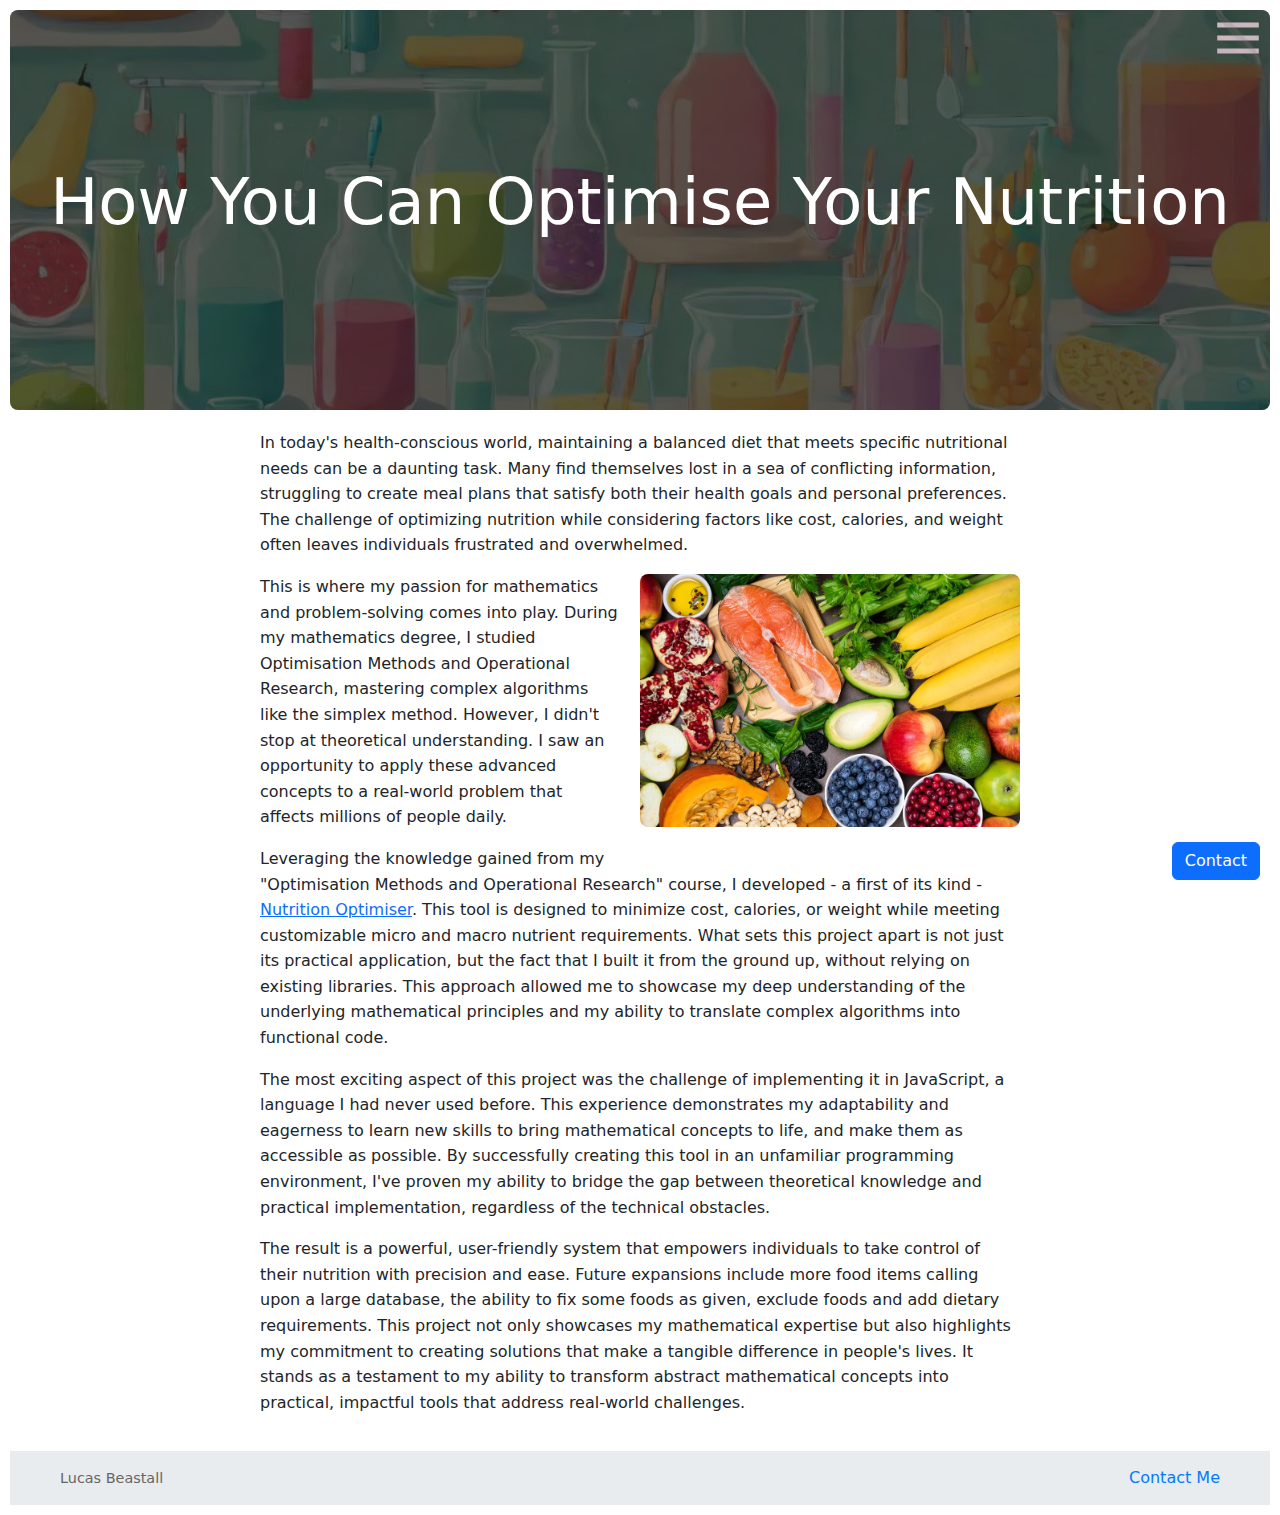
<file: postLPP.html>
﻿<!DOCTYPE html>

<html lang="en" xmlns="http://www.w3.org/1999/xhtml">
<head>
    <meta charset="utf-8" />
    <link rel="stylesheet" href="blankStyle.css">
    <link rel="stylesheet" href="postXStyle.css">
    <title>Nutrition LLP</title>
    <link rel="icon" href="logoImg.png" type="image/png">
    <link href="https://cdnjs.cloudflare.com/ajax/libs/bootstrap/5.3.0/css/bootstrap.min.css" rel="stylesheet">
</head>
<body>
    <header class="header">
        <img src="LPPImg2.jpg" alt="Background image">
        <div class="header-content">
            <h1>How You Can Optimise Your Nutrition</h1>
            <p></p>
        </div>
    </header>
    <div class="content">
        <p>In today's health-conscious world, maintaining a balanced diet that meets specific nutritional needs can be a daunting task. Many find themselves lost in a sea of conflicting information, struggling to create meal plans that satisfy both their health goals and personal preferences. The challenge of optimizing nutrition while considering factors like cost, calories, and weight often leaves individuals frustrated and overwhelmed.</p>
        <div class="image-wrap">
            <img src="LPPImg3.jpg" alt="image">
        </div>
        <p>This is where my passion for mathematics and problem-solving comes into play. During my mathematics degree, I studied Optimisation Methods and Operational Research, mastering complex algorithms like the simplex method. However, I didn't stop at theoretical understanding. I saw an opportunity to apply these advanced concepts to a real-world problem that affects millions of people daily.</p>
        <p>Leveraging the knowledge gained from my "Optimisation Methods and Operational Research" course, I developed - a first of its kind - <a href="LPP.html">Nutrition Optimiser</a>. This tool is designed to minimize cost, calories, or weight while meeting customizable micro and macro nutrient requirements. What sets this project apart is not just its practical application, but the fact that I built it from the ground up, without relying on existing libraries. This approach allowed me to showcase my deep understanding of the underlying mathematical principles and my ability to translate complex algorithms into functional code.</p>
        <p>The most exciting aspect of this project was the challenge of implementing it in JavaScript, a language I had never used before. This experience demonstrates my adaptability and eagerness to learn new skills to bring mathematical concepts to life, and make them as accessible as possible. By successfully creating this tool in an unfamiliar programming environment, I've proven my ability to bridge the gap between theoretical knowledge and practical implementation, regardless of the technical obstacles.</p>
        <p>The result is a powerful, user-friendly system that empowers individuals to take control of their nutrition with precision and ease. Future expansions include more food items calling upon a large database, the ability to fix some foods as given, exclude foods and add dietary requirements. This project not only showcases my mathematical expertise but also highlights my commitment to creating solutions that make a tangible difference in people's lives. It stands as a testament to my ability to transform abstract mathematical concepts into practical, impactful tools that address real-world challenges.</p>
        <!--<p>the challenge (SM)</p>
    <p>the execution (E)</p>
    <p>the result ()</p>
    <p>the send off (AC)</p>-->
    </div>
    <input id="page-nav-toggle" class="main-navigation-toggle" type="checkbox" />
    <label for="page-nav-toggle" class="menu-icon-wrapper">
        <svg class="icon--menu-toggle" viewBox="0 0 60 30">
            <g class="icon-group">
                <g class="icon--menu">
                    <path d="M 6 0 L 54 0" />
                    <path d="M 6 15 L 54 15" />
                    <path d="M 6 30 L 54 30" />
                </g>
                <g class="icon--close">
                    <path d="M 15 0 L 45 30" />
                    <path d="M 15 30 L 45 0" />
                </g>
            </g>
        </svg>
    </label>

    <nav class="main-navigation">
        <ul>
            <li><a href="index.html">Home</a></li>
            <li><a href="projects.html">Projects</a></li>
            <li><a href="blog.html">Blog</a></li>
            <!-- <li><a href="#0">Timeline</a></li>-->
            <li><a href="Lucas Beastall ~ CV.pdf" target="_blank" rel="noopener noreferrer">CV</a></li>       <!-- change for a Now page -->
            <li><a href="" id="menuContactBtn" class="contact-trigger">Contact</a></li>
        </ul>
    </nav>

    <button class="btn btn-primary fixed-button contact-trigger">Contact</button>

    <div id="contactOverlay" class="overlay">
        <div class="overlay-content">
            <img src="contactImg.JPEG" alt="Contact Image" class="contact-image">
            <h2>Contact</h2>
            <p>Email: lucasmarcbeastall@gmail.com</p>
            <p>Phone: 07725 715638</p>
            <p>LinkedIn: www.linkedin.com/in/lucas-beastall-4a3025318</p>
            <button class="btn btn-secondary" onclick="toggleOverlay()">Close</button>
        </div>
    </div>

    <script src="https://cdnjs.cloudflare.com/ajax/libs/bootstrap/5.3.0/js/bootstrap.bundle.min.js"></script>
    <script>

        const overlay = document.getElementById('contactOverlay');
        const overlayContent = overlay.querySelector('.overlay-content');

        function toggleOverlay() {
            overlay.classList.toggle('active');
        }

        // Use event delegation
        document.body.addEventListener('click', function (event) {
            const target = event.target;
            if (target.classList.contains('contact-trigger') || target.closest('.contact-trigger')) {
                event.preventDefault();
                toggleOverlay();
            }
        });

        overlay.addEventListener('click', function (event) {
            if (event.target === overlay) {
                toggleOverlay();
            }
        });

        overlayContent.addEventListener('click', function (event) {
            event.stopPropagation();
        });

        // For debugging
        document.addEventListener('DOMContentLoaded', function () {
            const footerLink = document.getElementById('footerContactBtn');
            if (footerLink) {
                console.log('Footer link found:', footerLink);
                footerLink.addEventListener('click', function (e) {
                    console.log('Footer link clicked');
                });
            } else {
                console.log('Footer link not found');
            }
        });
    </script>

    <footer class="slim-footer">
        <div class="footer-content">
            <span class="footer-name">Lucas Beastall</span>
            <a href="#" class="footer-contact contact-trigger" id="footerContactBtn">Contact Me</a>
        </div>
    </footer>
</body>
</html>
</file>
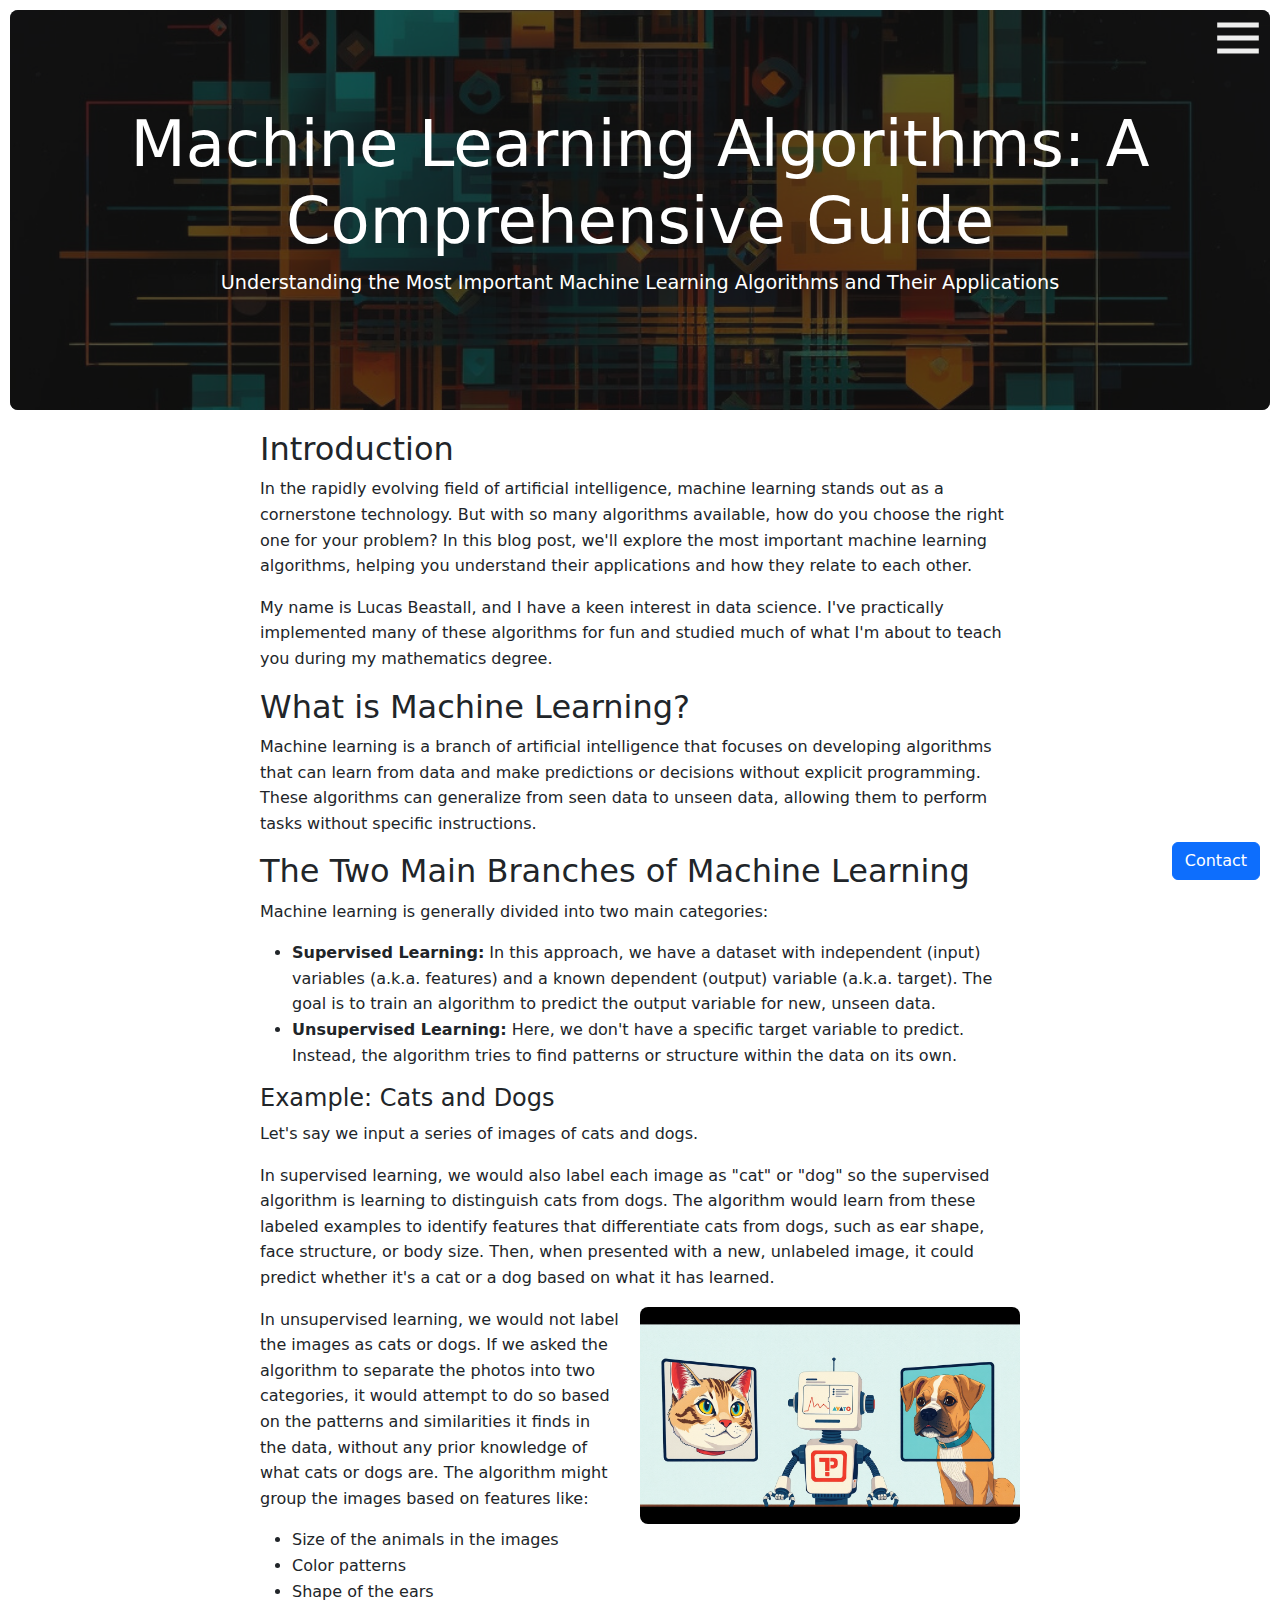
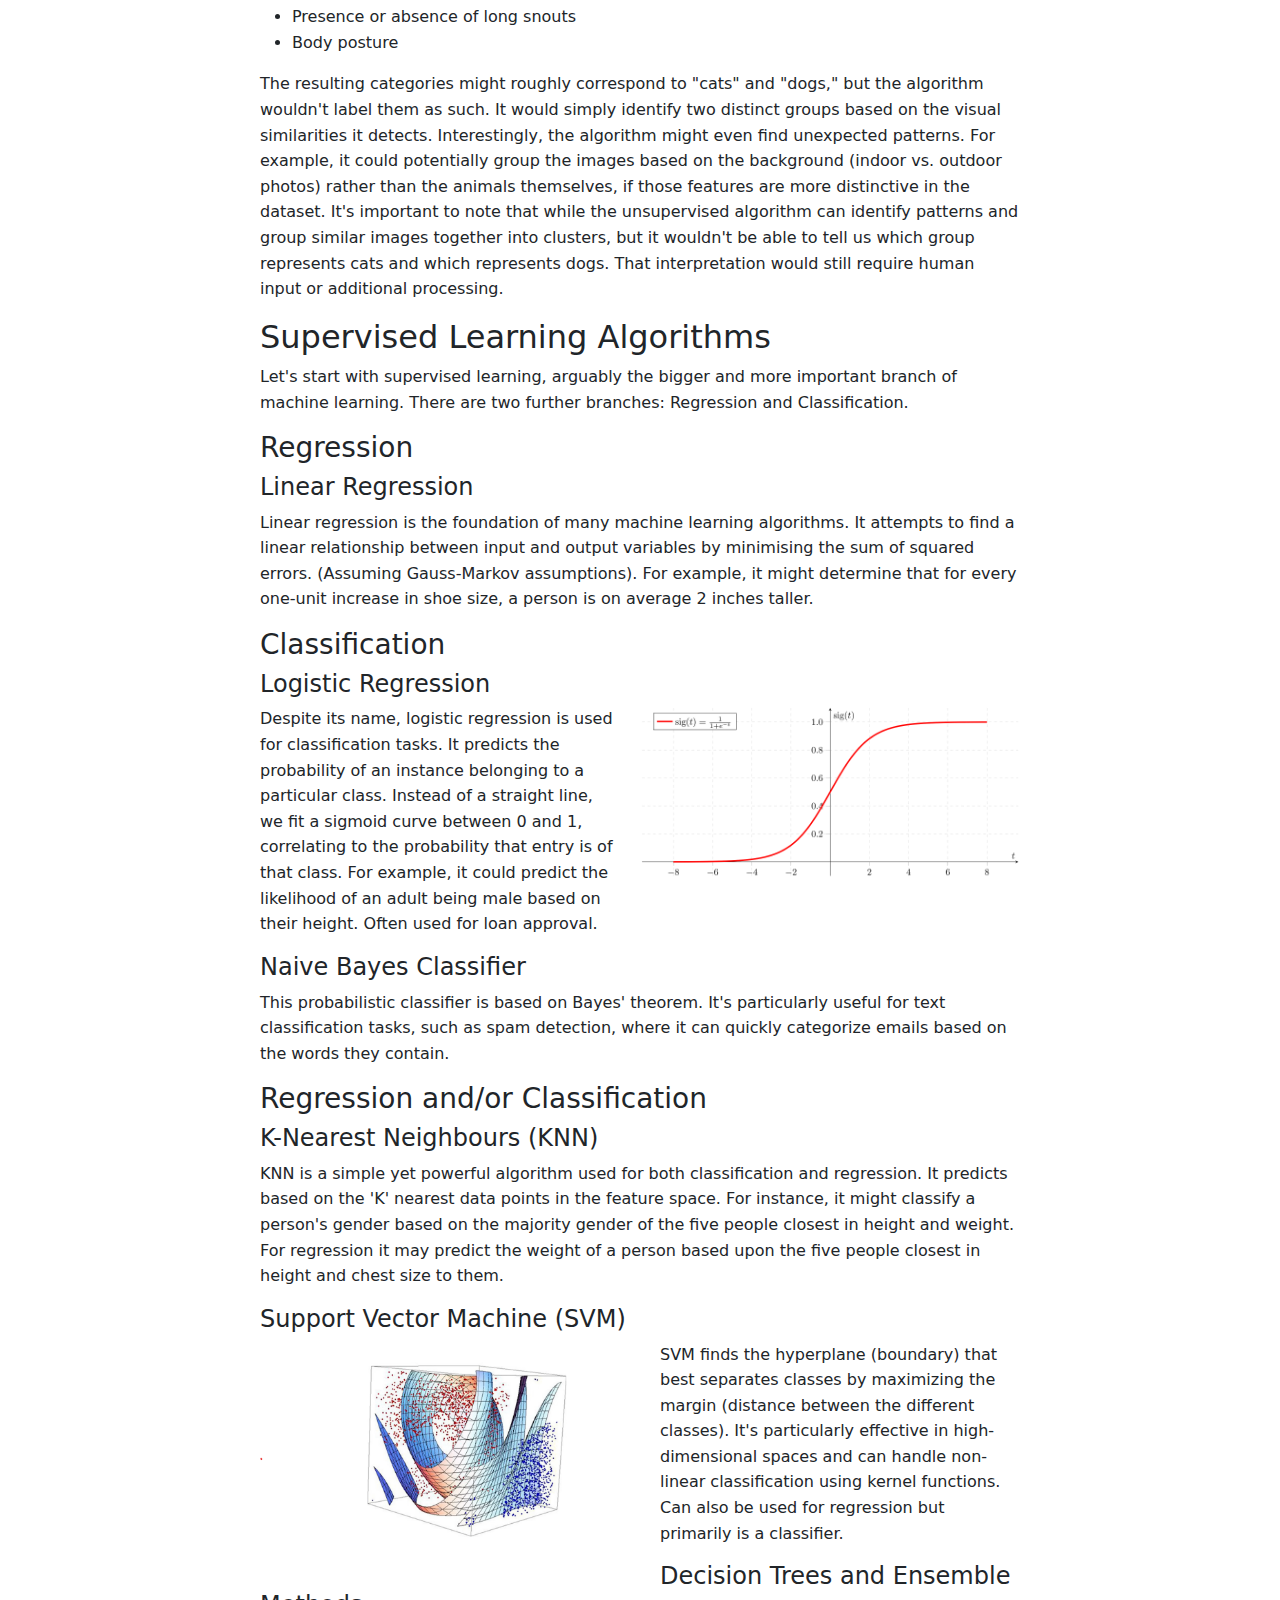
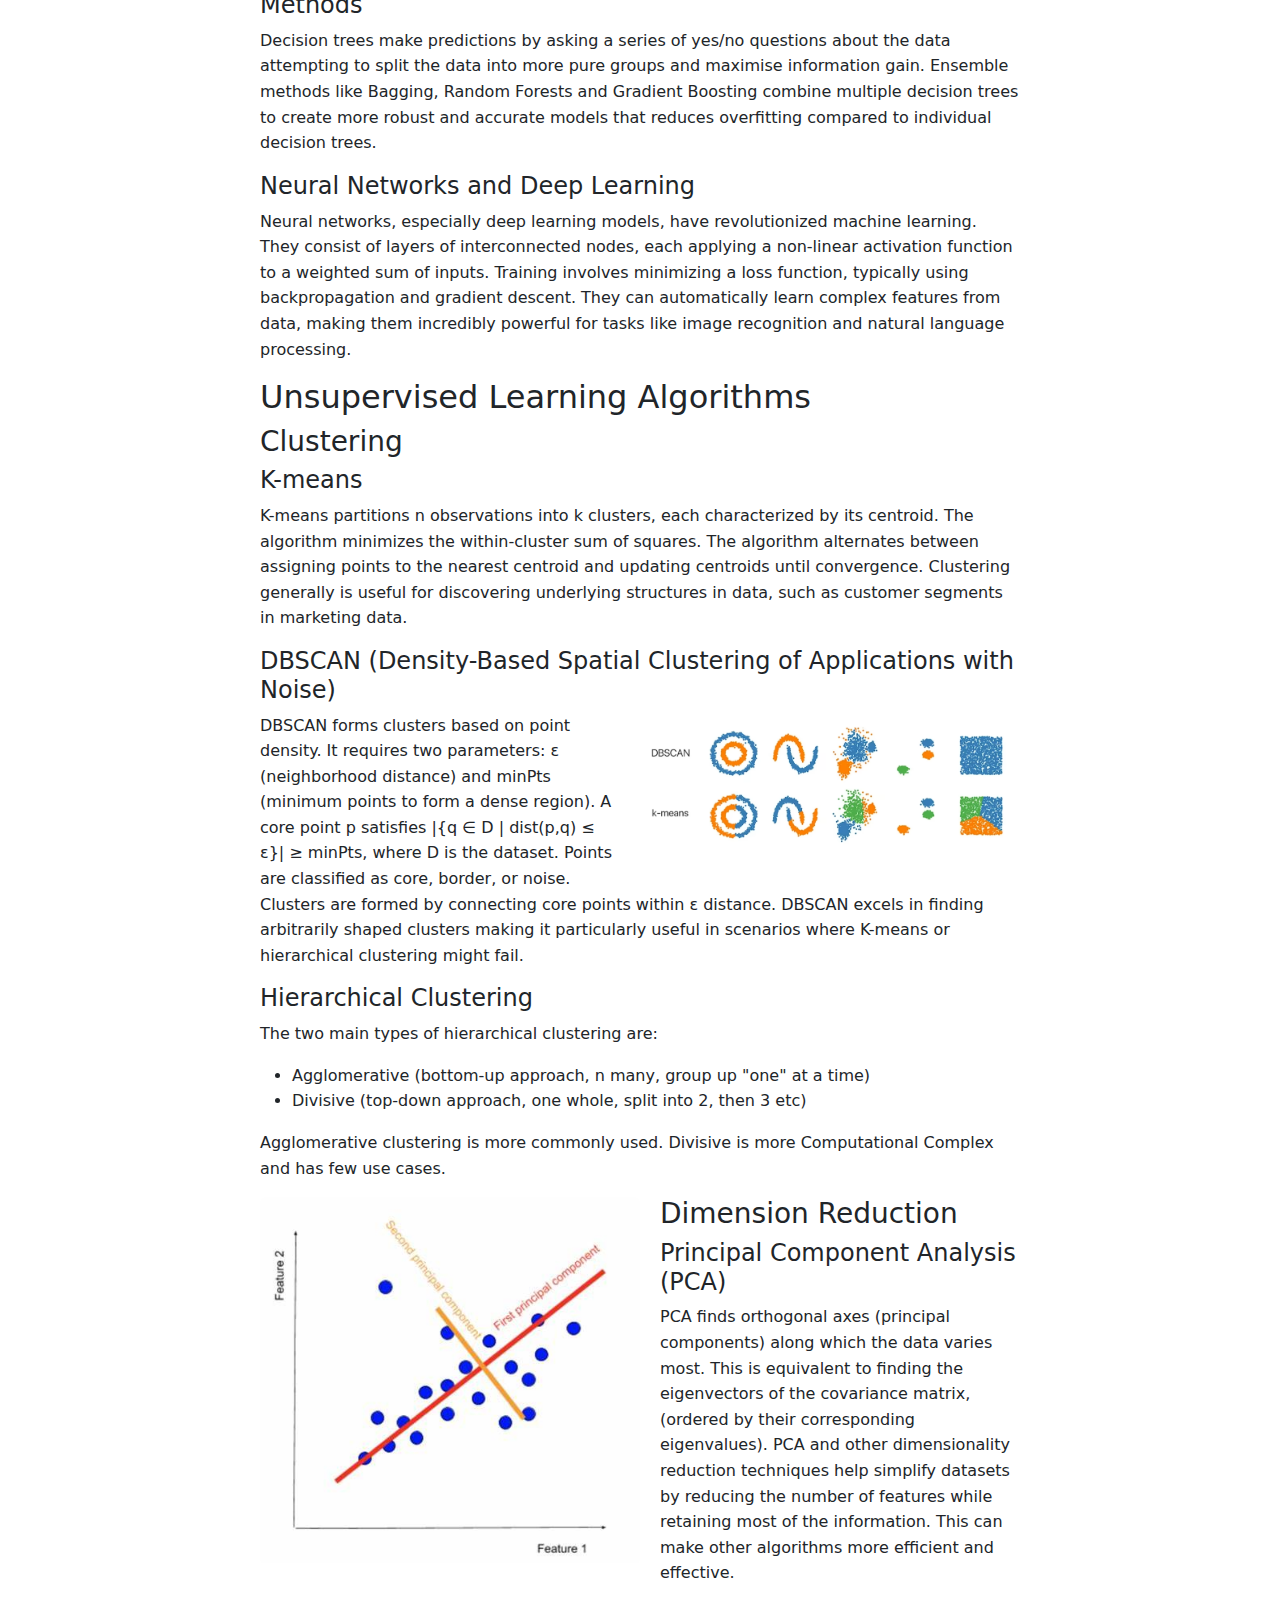
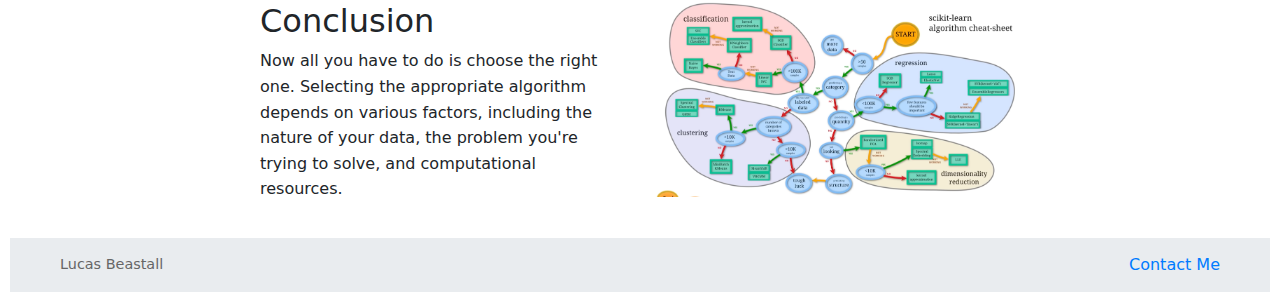
<file: postML.html>
﻿<!DOCTYPE html>

<html lang="en" xmlns="http://www.w3.org/1999/xhtml">
<head>
    <meta charset="utf-8" />
    <link rel="stylesheet" href="blankStyle.css">
    <link rel="stylesheet" href="postXStyle.css">
    <title>Machine Learning Algorithms</title>
    <link rel="icon" href="logoImg.png" type="image/png">
    <link href="https://cdnjs.cloudflare.com/ajax/libs/bootstrap/5.3.0/css/bootstrap.min.css" rel="stylesheet">
</head>
<body>
    <header class="header">
        <img src="postMLImg3.jpg" alt="Background image">
        <div class="header-content">
            <h1>Machine Learning Algorithms: A Comprehensive Guide</h1>
            <p>Understanding the Most Important Machine Learning Algorithms and Their Applications</p>
        </div>
    </header>
    <div class="content">
        <h2>Introduction</h2>
        <p>In the rapidly evolving field of artificial intelligence, machine learning stands out as a cornerstone technology. But with so many algorithms available, how do you choose the right one for your problem? In this blog post, we'll explore the most important machine learning algorithms, helping you understand their applications and how they relate to each other.</p>

        <p>My name is Lucas Beastall, and I have a keen interest in data science. I've practically implemented many of these algorithms for fun and studied much of what I'm about to teach you during my mathematics degree.</p>

        <h2>What is Machine Learning?</h2>
        <p>Machine learning is a branch of artificial intelligence that focuses on developing algorithms that can learn from data and make predictions or decisions without explicit programming. These algorithms can generalize from seen data to unseen data, allowing them to perform tasks without specific instructions.</p>

        <h2>The Two Main Branches of Machine Learning</h2>
        <p>Machine learning is generally divided into two main categories:</p>
        <ul>
            <li><strong>Supervised Learning:</strong> In this approach, we have a dataset with independent (input) variables (a.k.a. features) and a known dependent (output) variable (a.k.a. target). The goal is to train an algorithm to predict the output variable for new, unseen data.</li>
            <li><strong>Unsupervised Learning:</strong> Here, we don't have a specific target variable to predict. Instead, the algorithm tries to find patterns or structure within the data on its own.</li>
        </ul>

        <h4>Example: Cats and Dogs</h4>
        <p>Let's say we input a series of images of cats and dogs.</p>
        <p>In supervised learning, we would also label each image as "cat" or "dog" so the supervised algorithm is learning to distinguish cats from dogs. The algorithm would learn from these labeled examples to identify features that differentiate cats from dogs, such as ear shape, face structure, or body size. Then, when presented with a new, unlabeled image, it could predict whether it's a cat or a dog based on what it has learned.</p>
        <div class="image-wrap">
            <img src="postMLImg9.jpg" alt="floating image">
        </div>
        <p>In unsupervised learning, we would not label the images as cats or dogs. If we asked the algorithm to separate the photos into two categories, it would attempt to do so based on the patterns and similarities it finds in the data, without any prior knowledge of what cats or dogs are. The algorithm might group the images based on features like:</p>
        <ul>
            <li>Size of the animals in the images</li>
            <li>Color patterns</li>
            <li>Shape of the ears</li>
            <li>Presence or absence of long snouts</li>
            <li>Body posture</li>
        </ul>
        <p>
            The resulting categories might roughly correspond to "cats" and "dogs," but the algorithm wouldn't label them as such. It would simply identify two distinct groups based on the visual similarities it detects.
            Interestingly, the algorithm might even find unexpected patterns. For example, it could potentially group the images based on the background (indoor vs. outdoor photos) rather than the animals themselves, if those features are more distinctive in the dataset.
            It's important to note that while the unsupervised algorithm can identify patterns and group similar images together into clusters, but it wouldn't be able to tell us which group represents cats and which represents dogs. That interpretation would still require human input or additional processing.
        </p>

        <h2>Supervised Learning Algorithms</h2>
        <p>Let's start with supervised learning, arguably the bigger and more important branch of machine learning. There are two further branches: Regression and Classification.</p>

        <h3>Regression</h3>
        <h4>Linear Regression</h4>
        <p>Linear regression is the foundation of many machine learning algorithms. It attempts to find a linear relationship between input and output variables by minimising the sum of squared errors. (Assuming Gauss-Markov assumptions). For example, it might determine that for every one-unit increase in shoe size, a person is on average 2 inches taller.</p>

        <h3>Classification</h3>
        <h4>Logistic Regression</h4>
        <div class="image-wrap">
            <img src="postMLImg.png" alt="floating image">
        </div>
        <p>Despite its name, logistic regression is used for classification tasks. It predicts the probability of an instance belonging to a particular class. Instead of a straight line, we fit a sigmoid curve between 0 and 1, correlating to the probability that entry is of that class. For example, it could predict the likelihood of an adult being male based on their height. Often used for loan approval.</p>

        <h4>Naive Bayes Classifier</h4>
        <p>This probabilistic classifier is based on Bayes' theorem. It's particularly useful for text classification tasks, such as spam detection, where it can quickly categorize emails based on the words they contain.</p>

        <h3>Regression and/or Classification</h3>
        <h4>K-Nearest Neighbours (KNN)</h4>
        <p>KNN is a simple yet powerful algorithm used for both classification and regression. It predicts based on the 'K' nearest data points in the feature space. For instance, it might classify a person's gender based on the majority gender of the five people closest in height and weight. For regression it may predict the weight of a person based upon the five people closest in height and chest size to them.</p>

        <h4>Support Vector Machine (SVM)</h4>
        <div class="image-wrap left">
            <img src="postMLImg1.png" alt="left-floating image">
        </div>
        <p>SVM finds the hyperplane (boundary) that best separates classes by maximizing the margin (distance between the different classes). It's particularly effective in high-dimensional spaces and can handle non-linear classification using kernel functions. Can also be used for regression but primarily is a classifier.</p>

        <h4>Decision Trees and Ensemble Methods</h4>
        <p>Decision trees make predictions by asking a series of yes/no questions about the data attempting to split the data into more pure groups and maximise information gain. Ensemble methods like Bagging, Random Forests and Gradient Boosting combine multiple decision trees to create more robust and accurate models that reduces overfitting compared to individual decision trees.</p>

        <h4>Neural Networks and Deep Learning</h4>
        <p>Neural networks, especially deep learning models, have revolutionized machine learning. They consist of layers of interconnected nodes, each applying a non-linear activation function to a weighted sum of inputs. Training involves minimizing a loss function, typically using backpropagation and gradient descent. They can automatically learn complex features from data, making them incredibly powerful for tasks like image recognition and natural language processing.</p>

        <h2>Unsupervised Learning Algorithms</h2>
        <h3>Clustering</h3>
        <h4>K-means</h4>
        <p>K-means partitions n observations into k clusters, each characterized by its centroid. The algorithm minimizes the within-cluster sum of squares. The algorithm alternates between assigning points to the nearest centroid and updating centroids until convergence. Clustering generally is useful for discovering underlying structures in data, such as customer segments in marketing data.</p>

        <h4>DBSCAN (Density-Based Spatial Clustering of Applications with Noise)</h4>
        <div class="image-wrap">
            <img src="postMLImg7.png" alt="floating image">
        </div>
        <p>DBSCAN forms clusters based on point density. It requires two parameters: ε (neighborhood distance) and minPts (minimum points to form a dense region). A core point p satisfies |{q ∈ D | dist(p,q) ≤ ε}| ≥ minPts, where D is the dataset. Points are classified as core, border, or noise. Clusters are formed by connecting core points within ε distance. DBSCAN excels in finding arbitrarily shaped clusters making it particularly useful in scenarios where K-means or hierarchical clustering might fail.</p>

        <h4>Hierarchical Clustering</h4>
        <p>The two main types of hierarchical clustering are:</p>
        <ul>
            <li>Agglomerative (bottom-up approach, n many, group up "one" at a time)</li>
            <li>Divisive (top-down approach, one whole, split into 2, then 3 etc)</li>
        </ul>
        <p>Agglomerative clustering is more commonly used. Divisive is more Computational Complex and has few use cases.</p>

        <div class="image-wrap left">
            <img src="postMLImg6.jpg" alt="left-floating image">
        </div>
        <h3>Dimension Reduction</h3>
        <h4>Principal Component Analysis (PCA)</h4>
        <p>PCA finds orthogonal axes (principal components) along which the data varies most. This is equivalent to finding the eigenvectors of the covariance matrix, (ordered by their corresponding eigenvalues). PCA and other dimensionality reduction techniques help simplify datasets by reducing the number of features while retaining most of the information. This can make other algorithms more efficient and effective.</p>

        <div class="image-wrap">
            <img src="postMLImg2.png" alt="floating image">
        </div>
        <h2>Conclusion</h2>
        <p>Now all you have to do is choose the right one. Selecting the appropriate algorithm depends on various factors, including the nature of your data, the problem you're trying to solve, and computational resources.</p>
    </div>
    <input id="page-nav-toggle" class="main-navigation-toggle" type="checkbox" />
    <label for="page-nav-toggle" class="menu-icon-wrapper">
        <svg class="icon--menu-toggle" viewBox="0 0 60 30">
            <g class="icon-group">
                <g class="icon--menu">
                    <path d="M 6 0 L 54 0" />
                    <path d="M 6 15 L 54 15" />
                    <path d="M 6 30 L 54 30" />
                </g>
                <g class="icon--close">
                    <path d="M 15 0 L 45 30" />
                    <path d="M 15 30 L 45 0" />
                </g>
            </g>
        </svg>
    </label>

    <nav class="main-navigation">
        <ul>
            <li><a href="index.html">Home</a></li>
            <li><a href="projects.html">Projects</a></li>
            <li><a href="blog.html">Blog</a></li>
            <!-- <li><a href="#0">Timeline</a></li>-->
            <li><a href="Lucas Beastall ~ CV.pdf" target="_blank" rel="noopener noreferrer">CV</a></li>       <!-- change for a Now page -->
            <li><a href="" id="menuContactBtn" class="contact-trigger">Contact</a></li>
        </ul>
    </nav>

    <button class="btn btn-primary fixed-button contact-trigger">Contact</button>

    <div id="contactOverlay" class="overlay">
        <div class="overlay-content">
            <img src="contactImg.JPEG" alt="Contact Image" class="contact-image">
            <h2>Contact</h2>
            <p>Email: lucasmarcbeastall@gmail.com</p>
            <p>Phone: 07725 715638</p>
            <p>LinkedIn: www.linkedin.com/in/lucas-beastall-4a3025318</p>
            <button class="btn btn-secondary" onclick="toggleOverlay()">Close</button>
        </div>
    </div>

    <script src="https://cdnjs.cloudflare.com/ajax/libs/bootstrap/5.3.0/js/bootstrap.bundle.min.js"></script>
    <script>

        const overlay = document.getElementById('contactOverlay');
        const overlayContent = overlay.querySelector('.overlay-content');

        function toggleOverlay() {
            overlay.classList.toggle('active');
        }

        // Use event delegation
        document.body.addEventListener('click', function (event) {
            const target = event.target;
            if (target.classList.contains('contact-trigger') || target.closest('.contact-trigger')) {
                event.preventDefault();
                toggleOverlay();
            }
        });

        overlay.addEventListener('click', function (event) {
            if (event.target === overlay) {
                toggleOverlay();
            }
        });

        overlayContent.addEventListener('click', function (event) {
            event.stopPropagation();
        });

        // For debugging
        document.addEventListener('DOMContentLoaded', function () {
            const footerLink = document.getElementById('footerContactBtn');
            if (footerLink) {
                console.log('Footer link found:', footerLink);
                footerLink.addEventListener('click', function (e) {
                    console.log('Footer link clicked');
                });
            } else {
                console.log('Footer link not found');
            }
        });
    </script>

    <footer class="slim-footer">
        <div class="footer-content">
            <span class="footer-name">Lucas Beastall</span>
            <a href="#" class="footer-contact contact-trigger" id="footerContactBtn">Contact Me</a>
        </div>
    </footer>
</body>
</html>
</file>
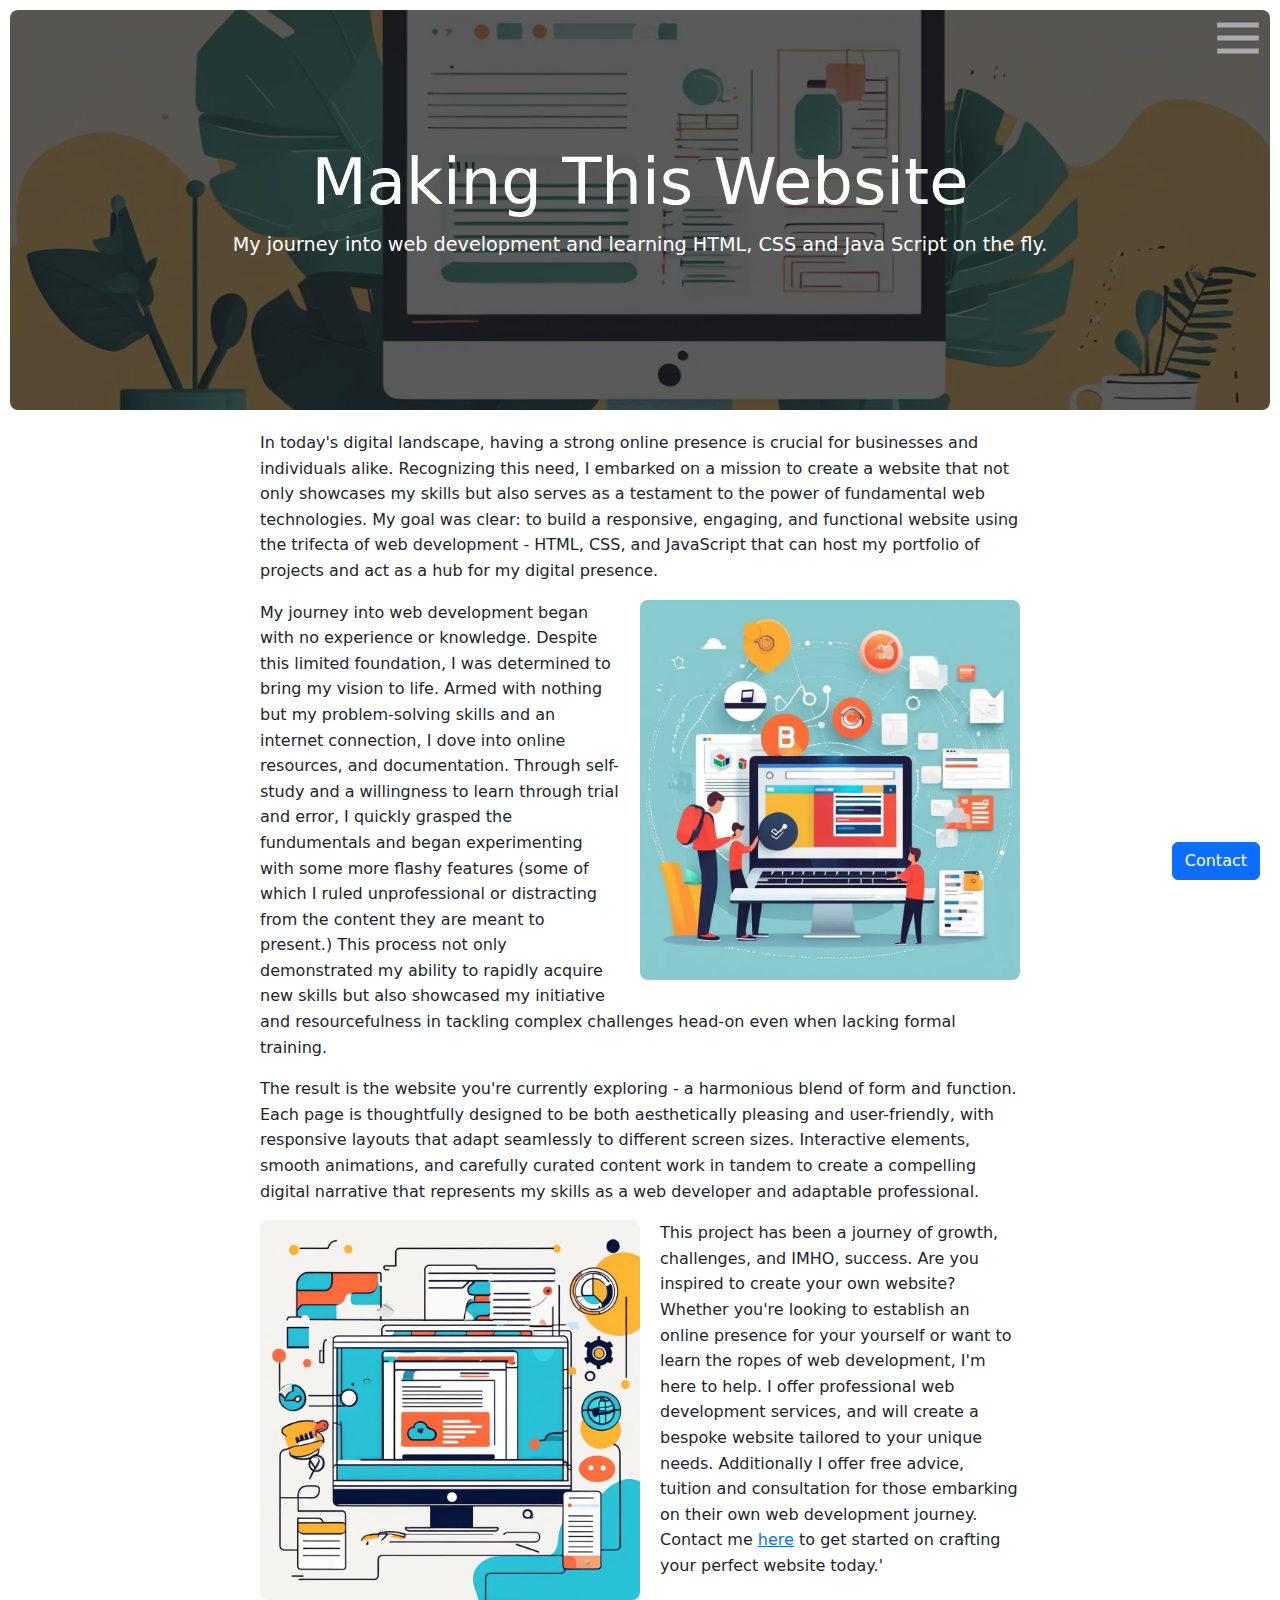
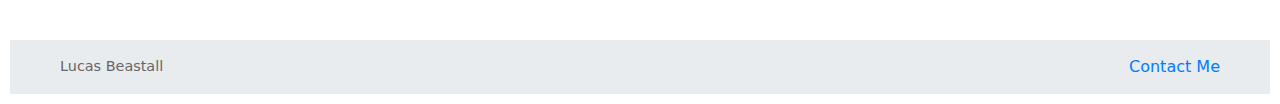
<file: postWeb.html>
﻿<!DOCTYPE html>

<html lang="en" xmlns="http://www.w3.org/1999/xhtml">
<head>
    <meta charset="utf-8" />
    <link rel="stylesheet" href="blankStyle.css">
    <link rel="stylesheet" href="postXStyle.css">
    <title>Making This Website</title>
    <link rel="icon" href="logoImg.png" type="image/png">
    <link href="https://cdnjs.cloudflare.com/ajax/libs/bootstrap/5.3.0/css/bootstrap.min.css" rel="stylesheet">
</head>
<body>
    <header class="header">
        <img src="websiteImg.png" alt="Background image">
        <div class="header-content">
            <h1>Making This Website</h1>
            <p>My journey into web development and learning HTML, CSS and Java Script on the fly.</p>
        </div>
    </header>
    <div class="content">
        <p>In today's digital landscape, having a strong online presence is crucial for businesses and individuals alike. Recognizing this need, I embarked on a mission to create a website that not only showcases my skills but also serves as a testament to the power of fundamental web technologies. My goal was clear: to build a responsive, engaging, and functional website using the trifecta of web development - HTML, CSS, and JavaScript that can host my portfolio of projects and act as a hub for my digital presence.</p>
        <div class="image-wrap">
            <img src="postWebImg1.JPEG" alt="image">
        </div>
        <p>My journey into web development began with no experience or knowledge. Despite this limited foundation, I was determined to bring my vision to life. Armed with nothing but my problem-solving skills and an internet connection, I dove into online resources, and documentation. Through self-study and a willingness to learn through trial and error, I quickly grasped the fundumentals and began experimenting with some more flashy features (some of which I ruled unprofessional or distracting from the content they are meant to present.) This process not only demonstrated my ability to rapidly acquire new skills but also showcased my initiative and resourcefulness in tackling complex challenges head-on even when lacking formal training.</p>
        <p>The result is the website you're currently exploring - a harmonious blend of form and function. Each page is thoughtfully designed to be both aesthetically pleasing and user-friendly, with responsive layouts that adapt seamlessly to different screen sizes. Interactive elements, smooth animations, and carefully curated content work in tandem to create a compelling digital narrative that represents my skills as a web developer and adaptable professional.</p>
        <div class="image-wrap left">
            <img src="postWebImg3.png" alt="left-floating image">
        </div>
        <p>This project has been a journey of growth, challenges, and IMHO, success. Are you inspired to create your own website? Whether you're looking to establish an online presence for your yourself or want to learn the ropes of web development, I'm here to help. I offer professional web development services, and will create a bespoke website tailored to your unique needs. Additionally I offer free advice, tuition and consultation for those embarking on their own web development journey. Contact me <a href="#" class="contact-trigger">here</a> to get started on crafting your perfect website today.'</p>
    </div>
    <input id="page-nav-toggle" class="main-navigation-toggle" type="checkbox" />
    <label for="page-nav-toggle" class="menu-icon-wrapper">
        <svg class="icon--menu-toggle" viewBox="0 0 60 30">
            <g class="icon-group">
                <g class="icon--menu">
                    <path d="M 6 0 L 54 0" />
                    <path d="M 6 15 L 54 15" />
                    <path d="M 6 30 L 54 30" />
                </g>
                <g class="icon--close">
                    <path d="M 15 0 L 45 30" />
                    <path d="M 15 30 L 45 0" />
                </g>
            </g>
        </svg>
    </label>

    <nav class="main-navigation">
        <ul>
            <li><a href="index.html">Home</a></li>
            <li><a href="projects.html">Projects</a></li>
            <li><a href="blog.html">Blog</a></li>
            <!-- <li><a href="#0">Timeline</a></li>-->
            <li><a href="Lucas Beastall ~ CV.pdf" target="_blank" rel="noopener noreferrer">CV</a></li>       <!-- change for a Now page -->
            <li><a href="" id="menuContactBtn" class="contact-trigger">Contact</a></li>
        </ul>
    </nav>

    <button class="btn btn-primary fixed-button contact-trigger">Contact</button>

    <div id="contactOverlay" class="overlay">
        <div class="overlay-content">
            <img src="contactImg.JPEG" alt="Contact Image" class="contact-image">
            <h2>Contact</h2>
            <p>Email: lucasmarcbeastall@gmail.com</p>
            <p>Phone: 07725 715638</p>
            <p>LinkedIn: www.linkedin.com/in/lucas-beastall-4a3025318</p>
            <button class="btn btn-secondary" onclick="toggleOverlay()">Close</button>
        </div>
    </div>

    <script src="https://cdnjs.cloudflare.com/ajax/libs/bootstrap/5.3.0/js/bootstrap.bundle.min.js"></script>
    <script>

        const overlay = document.getElementById('contactOverlay');
        const overlayContent = overlay.querySelector('.overlay-content');

        function toggleOverlay() {
            overlay.classList.toggle('active');
        }

        // Use event delegation
        document.body.addEventListener('click', function (event) {
            const target = event.target;
            if (target.classList.contains('contact-trigger') || target.closest('.contact-trigger')) {
                event.preventDefault();
                toggleOverlay();
            }
        });

        overlay.addEventListener('click', function (event) {
            if (event.target === overlay) {
                toggleOverlay();
            }
        });

        overlayContent.addEventListener('click', function (event) {
            event.stopPropagation();
        });

        // For debugging
        document.addEventListener('DOMContentLoaded', function () {
            const footerLink = document.getElementById('footerContactBtn');
            if (footerLink) {
                console.log('Footer link found:', footerLink);
                footerLink.addEventListener('click', function (e) {
                    console.log('Footer link clicked');
                });
            } else {
                console.log('Footer link not found');
            }
        });
    </script>

    <footer class="slim-footer">
        <div class="footer-content">
            <span class="footer-name">Lucas Beastall</span>
            <a href="#" class="footer-contact contact-trigger" id="footerContactBtn">Contact Me</a>
        </div>
    </footer>
</body>
</html>
</file>
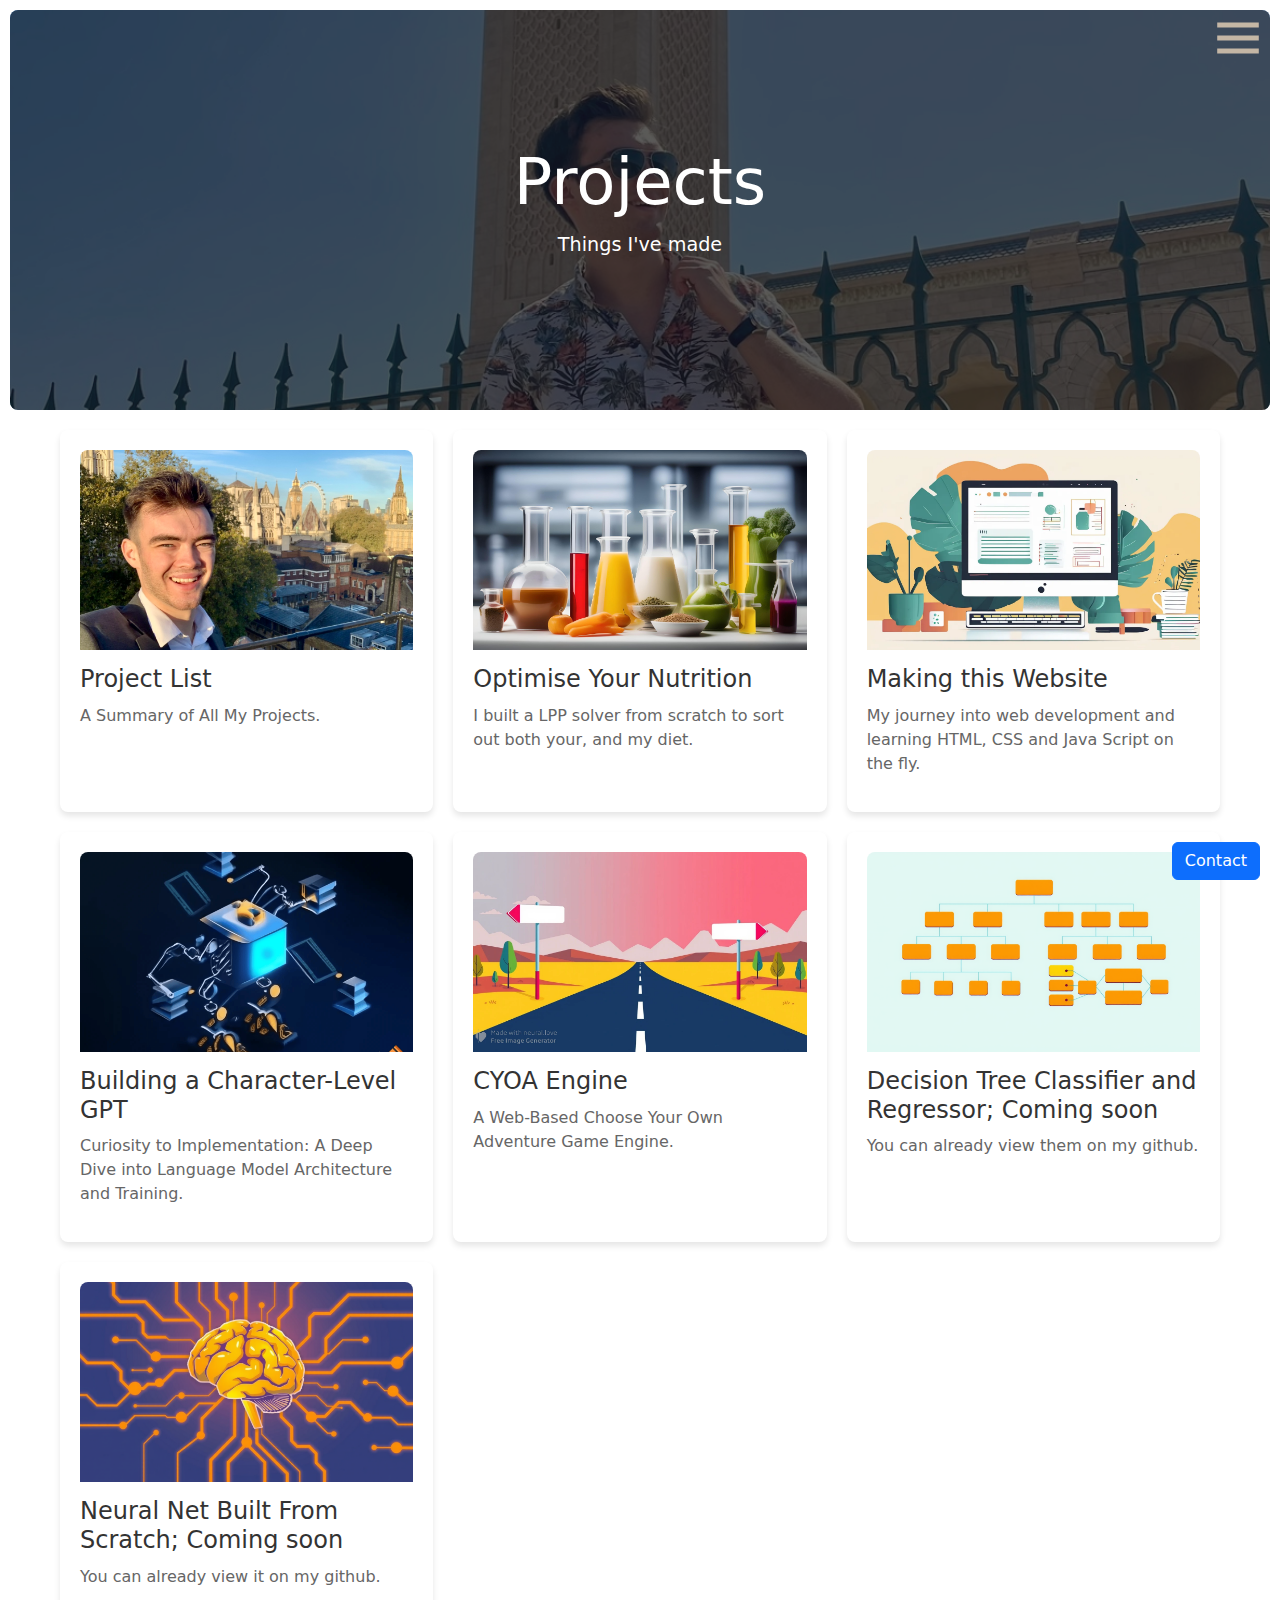
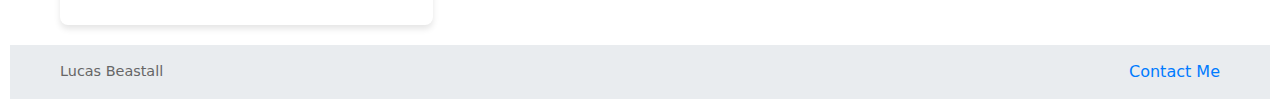
<file: projects.html>
﻿<!DOCTYPE html>

<html lang="en" xmlns="http://www.w3.org/1999/xhtml">
<head>
    <meta charset="utf-8" />
    <link rel="stylesheet" href="blankStyle.css">
    <link rel="stylesheet" href="projectsStyle.css">
    <title>Projects</title>
    <link rel="icon" href="logoImg.png" type="image/png">
    <link href="https://cdnjs.cloudflare.com/ajax/libs/bootstrap/5.3.0/css/bootstrap.min.css" rel="stylesheet">
</head>
<body>
    <header class="header">
        <img src="projectsImg.JPEG" alt="Background image">
        <div class="header-content">
            <h1>Projects</h1>
            <p>Things I've made</p>
        </div>
    </header>
    <div class="blocks-container">
        <div class="block">
            <img src="projectListImg.JPEG" alt="Block 0 Image">
            <h3>Project List</h3>
            <p>A Summary of All My Projects.</p>
            <a href="https://github.com/LucasBeastall/Projects/blob/main/README.md" class="block-link"></a>
        </div>
        <div class="block">
            <img src="LPPImg.jpg" alt="Block 1 Image">
            <h3>Optimise Your Nutrition</h3>
            <p>I built a LPP solver from scratch to sort out both your, and my diet.</p>
            <a href="LPP.html" class="block-link"></a>
        </div>
        <div class="block">
            <img src="websiteImg.png" alt="Making this Website Image">
            <h3>Making this Website</h3>
            <p>My journey into web development and learning HTML, CSS and Java Script on the fly.</p>
            <a href="postWeb.html" class="block-link"></a>
        </div>
        <div class="block">
            <img src="GPTImg1.png" alt="Building a Character-Level GPT Image">
            <h3>Building a Character-Level GPT</h3>
            <p>Curiosity to Implementation: A Deep Dive into Language Model Architecture and Training.</p>
            <a href="postGPT.html" class="block-link"></a>
        </div>
        <div class="block">
            <img src="postCYOAImg.webp" alt="Block 4 Image">
            <h3>CYOA Engine</h3>
            <p>A Web-Based Choose Your Own Adventure Game Engine.</p>
            <a href="CYOA/cyoa-html.html" class="block-link"></a>
        </div>
        <div class="block">
            <img src="postDecisionTreeImg.jpg" alt="Block 4 Image">
            <h3>Decision Tree Classifier and Regressor; Coming soon</h3>
            <p>You can already view them on my github.</p>
            <a href="#" class="block-link"></a>
        </div>
        <div class="block">
            <img src="postNNFSImg.jpg" alt="Block 4 Image">
            <h3>Neural Net Built From Scratch; Coming soon</h3>
            <p>You can already view it on my github.</p>
            <a href="#" class="block-link"></a>
        </div>
    </div>
    <input id="page-nav-toggle" class="main-navigation-toggle" type="checkbox" />
    <label for="page-nav-toggle" class="menu-icon-wrapper">
        <svg class="icon--menu-toggle" viewBox="0 0 60 30">
            <g class="icon-group">
                <g class="icon--menu">
                    <path d="M 6 0 L 54 0" />
                    <path d="M 6 15 L 54 15" />
                    <path d="M 6 30 L 54 30" />
                </g>
                <g class="icon--close">
                    <path d="M 15 0 L 45 30" />
                    <path d="M 15 30 L 45 0" />
                </g>
            </g>
        </svg>
    </label>

    <nav class="main-navigation">
        <ul>
            <li><a href="index.html">Home</a></li>
            <li><a href="#0">Projects</a></li>
            <li><a href="blog.html">Blog</a></li>
            <!-- <li><a href="#0">Timeline</a></li>-->
            <li><a href="Lucas Beastall ~ CV.pdf" target="_blank" rel="noopener noreferrer">CV</a></li>       <!-- change for a Now page -->
            <li><a href="#0" id="menuContactBtn"  class="contact-trigger">Contact</a></li>
        </ul>
    </nav>

    <script>
        const body = document.body;
        const hero = document.querySelector('.hero');
        const menuIcon = document.querySelector('.menu-icon-wrapper');

        function checkHeroVisibility() {
            const heroBottom = hero.offsetTop + hero.offsetHeight;
            if (window.pageYOffset > heroBottom - menuIcon.offsetHeight) {
                body.classList.add('past-hero');
            } else {
                body.classList.remove('past-hero');
            }
        }

        window.addEventListener('scroll', checkHeroVisibility);
        window.addEventListener('resize', checkHeroVisibility);
        checkHeroVisibility(); // Initial check
    </script>


    <button class="btn btn-primary fixed-button contact-trigger">Contact</button>

    <div id="contactOverlay" class="overlay">
        <div class="overlay-content">
            <img src="contactImg.JPEG" alt="Contact Image" class="contact-image">
            <h2>Contact</h2>
            <p>Email: lucasmarcbeastall@gmail.com</p>
            <p>Phone: 07725 715638</p>
            <p>LinkedIn: www.linkedin.com/in/lucas-beastall-4a3025318</p>
            <button class="btn btn-secondary" onclick="toggleOverlay()">Close</button>
        </div>
    </div>

    <script src="https://cdnjs.cloudflare.com/ajax/libs/bootstrap/5.3.0/js/bootstrap.bundle.min.js"></script>
    <script>

        const overlay = document.getElementById('contactOverlay');
        const overlayContent = overlay.querySelector('.overlay-content');

        function toggleOverlay() {
            overlay.classList.toggle('active');
        }

        // Use event delegation
        document.body.addEventListener('click', function (event) {
            const target = event.target;
            if (target.classList.contains('contact-trigger') || target.closest('.contact-trigger')) {
                event.preventDefault();
                toggleOverlay();
            }
        });

        overlay.addEventListener('click', function (event) {
            if (event.target === overlay) {
                toggleOverlay();
            }
        });

        overlayContent.addEventListener('click', function (event) {
            event.stopPropagation();
        });

        // For debugging
        document.addEventListener('DOMContentLoaded', function () {
            const footerLink = document.getElementById('footerContactBtn');
            if (footerLink) {
                console.log('Footer link found:', footerLink);
                footerLink.addEventListener('click', function (e) {
                    console.log('Footer link clicked');
                });
            } else {
                console.log('Footer link not found');
            }
        });
    </script>

    <footer class="slim-footer">
        <div class="footer-content">
            <span class="footer-name">Lucas Beastall</span>
            <a href="#" class="footer-contact contact-trigger" id="footerContactBtn">Contact Me</a>
        </div>
    </footer>
</body>
</html>
</file>
<file: indexStyle.css>
﻿::-webkit-scrollbar {
    width: 10px; /* width of the entire scrollbar */
}

::-webkit-scrollbar-track {
    background: transparent; /* color of the tracking area */
}

::-webkit-scrollbar-thumb {
    background-color: rgba(0, 0, 0, 0.3); /* color of the scroll thumb */
    border-radius: 20px; /* roundness of the scroll thumb */
    border: 3px solid transparent; /* creates padding around scroll thumb */
}

/* For Firefox */
* {
    scrollbar-width: thin;
    scrollbar-color: rgba(0, 0, 0, 0.3) transparent;
}

body, html {
    margin: 0;
    padding: 0;
    width: 100%;
    height: 100%;
    font-family: 'Arial', sans-serif;
    overflow-x: hidden;
    box-sizing: border-box;
    background-color: #f8f9fa;
}

.hero {
    width: 100vw;
    height: 100vh;
    background-image: url('heroImg.JPEG');
    background-size: cover;
    background-position: center 43%;
    display: flex;
    align-items: center;
    position: relative;
}

.hero-content {
    color: white;
    margin-left: 10%;
    max-width: 30%;
}

h1 {
    font-size: 4rem;
    font-weight: bold;
    margin-bottom: 0.5rem;
}

h2 {
    font-size: 2.5rem;
    font-weight: normal;
    margin-top: 0;
    margin-bottom: 2rem;
}

.cta-button {
    display: inline-block;
    padding: 12px 24px;
    background-color: #007bff;
    color: white;
    text-decoration: none;
    font-size: 1.2rem;
    border-radius: 5px;
    transition: background-color 0.3s;
}

    .cta-button:hover {
        background-color: #0056b3;
    }

/*.menu-button {
    position: absolute;
    top: 14px;
    right: 26px;
    font-size: 3rem;
    color: white;
    background: none;
    border: none;
    cursor: pointer;
}*/

.responsive-two-column {
    display: flex;
    flex-direction: column; /* Default to stacked layout */
    padding: 5% 5%;
    /*background-color: #f8f9fa;*/
}

.column {
    flex: 1;
    padding: 0 20px;
    margin-bottom: 30px; /* Add space between stacked columns */
}

.video-column {
    
}


.video-container {
    position: relative;
    padding-bottom: 56.25%;
    height: 0;
    overflow: hidden;
}

    .video-container iframe {
        position: absolute;
        top: 0;
        left: 0;
        width: 100%;
        height: 100%;
    }

.content-column h3 {
    font-size: 2rem;
    color: #333;
    margin-bottom: 1rem;
}

.content-column p {
    color: #666;
    line-height: 1.6;
}

    .content-column p.large {
        font-size: 1.2rem;
        margin-bottom: 1.5rem;
    }

    .content-column p.small {
        font-size: 1rem;
        margin-bottom: 1rem;
    }


@media (min-width: 769px) {
    .responsive-two-column {
        flex-direction: row; /* Change to row layout on wider screens */
        flex-wrap: nowrap;
        align-items: center; /* Vertically center the columns */
    }

    .column {
        flex: 1 1 50%; /* Each column takes up half the container width */
        margin-bottom: 0; /* Remove margin between side-by-side columns */
    }

    .video-column {
        margin-right: 20px; /* Add space between columns */
    }

    .content-column {
        margin-left: 20px; /* Add space between columns */
    }
}

.scrolling-blocks-container {
    position: relative;
    padding: 20px 0;
    /*background-color: #f8f9fa;*/
}

.scrolling-blocks {
    display: flex;
    overflow-x: auto;
    gap: 20px;
    padding: 20px 40px;
    scrollbar-width: none;
    -ms-overflow-style: none;
}

    .scrolling-blocks::-webkit-scrollbar {
        display: none;
    }

.block {
    flex: 0 0 calc(33.333% - 20px);
    scroll-snap-align: start;
    border-radius: 8px;
    box-shadow: 0 4px 6px rgba(0, 0, 0, 0.1);
    padding: 20px;
    position: relative;
    transition: transform 0.3s ease;
}

    .block:hover {
        transform: translateY(-5px);
    }

    .block img {
        width: 100%;
        height: 200px;
        object-fit: cover;
        border-radius: 8px 8px 0 0;
    }

    .block h3 {
        margin-top: 15px;
        font-size: 1.5rem;
        color: #333;
    }

    .block p {
        color: #666;
        margin-top: 10px;
    }

.block-link {
    position: absolute;
    top: 0;
    left: 0;
    width: 100%;
    height: 100%;
}

.custom-scrollbar {
    position: absolute;
    bottom: 0;
    left: 80px;
    right: 80px;
    height: 4px;
    background-color: #e0e0e0;
    border-radius: 2px;
    opacity: 0;
    transition: opacity 0.3s ease;
}

.custom-scrollbar-thumb {
    height: 100%;
    background-color: #007bff;
    border-radius: 2px;
    cursor: pointer;
}

.scrolling-blocks-container:hover .custom-scrollbar {
    opacity: 1;
}

.scroll-button {
    position: absolute;
    top: 50%;
    transform: translateY(-50%);
    background-color: rgba(255, 255, 255, 0.8);
    border: none;
    border-radius: 50%;
    width: 40px;
    height: 40px;
    font-size: 20px;
    color: #007bff;
    cursor: pointer;
    display: flex;
    align-items: center;
    justify-content: center;
    box-shadow: 0 2px 5px rgba(0, 0, 0, 0.1);
    transition: background-color 0.3s ease, opacity 0.3s ease;
    opacity: 1;
}

    .scroll-button:hover {
        background-color: rgba(255, 255, 255, 1);
    }

    .scroll-button.hidden {
        opacity: 0;
        pointer-events: none;
    }

.scroll-left {
    left: 10px;
}

.scroll-right {
    right: 10px;
}

.references, .faqs {
    padding: 60px 20px;
}

.references {
    /*background-color: #f8f9fa;*/
}

    .references h2, .faqs h2 {
        text-align: center;
        font-size: 2.5rem;
        color: #333;
        margin-bottom: 40px;
    }

.references-grid {
    display: grid;
    grid-template-columns: repeat(2, 1fr);
    gap: 40px;
    max-width: 1200px;
    margin: 0 auto;
}

.reference, .faq-item {
    background-color: #ffffff;
    border-radius: 8px;
    box-shadow: 0 4px 6px rgba(0, 0, 0, 0.1);
}

.reference {
    padding: 30px;
    text-align: center;
}

.reference-image {
    width: 100px;
    height: 100px;
    border-radius: 50%;
    object-fit: cover;
    margin-bottom: 15px;
}

.reference h3 {
    font-size: 1.4rem;
    color: #333;
    margin-bottom: 5px;
}

.reference .position {
    font-size: 1rem;
    color: #666;
    margin-bottom: 15px;
}

.reference blockquote {
    font-style: italic;
    font-weight: bold;
    color: #555;
    line-height: 1.6;
    margin: 0;
    padding: 0;
}

.bonus-features-container {
    max-width: 1200px;
    margin: 0 auto;
    padding: 20px;
    /*background-color: #f8f9fa;*/
}

.bonus-features {
    background-color: #ffffff;
    border-radius: 8px;
    box-shadow: 0 4px 6px rgba(0, 0, 0, 0.1);
    padding: 30px;
}

.bonus-features__title {
    color: #2c3e50;
    margin-bottom: 20px;
    text-align: center;
}

.feature-list {
    column-count: 1;
    column-gap: 40px;
}

.feature-item {
    break-inside: avoid-column;
    margin-bottom: 15px;
}

    .feature-item::before {
        content: "•";
        color: #3498db;
        font-weight: bold;
        display: inline-block;
        width: 1em;
        margin-left: -1em;
    }

@media (min-width: 768px) {
    .feature-list {
        column-count: 2;
    }
}

@media (min-width: 1024px) {
    .feature-list {
        column-count: 3;
    }
}

.faq-container {
    max-width: 800px;
    margin: 0 auto;
}

.faq-item {
    margin-bottom: 20px;
    overflow: hidden;
    transition: all 0.3s ease;
}

.faq-question {
    width: 100%;
    text-align: left;
    padding: 20px;
    /*background-color: #f8f9fa;*/
    border: none;
    outline: none;
    cursor: pointer;
    font-size: 1.1rem;
    font-weight: bold;
    color: #333;
    transition: background-color 0.3s ease;
    position: relative;
}

    .faq-question:hover {
        background-color: #e9ecef;
    }

    .faq-question::after {
        content: '+';
        position: absolute;
        right: 20px;
        top: 50%;
        transform: translateY(-50%);
        font-size: 1.5rem;
        transition: transform 0.3s ease;
    }

.faq-item.active .faq-question::after {
    transform: translateY(-50%) rotate(45deg);
}

.faq-answer {
    max-height: 0;
    overflow: hidden;
    transition: max-height 0.3s ease, padding 0.3s ease;
}

.faq-item.active .faq-answer {
    max-height: 300px;
    padding: 20px;
}

.faq-answer p {
    margin: 0;
    color: #666;
    line-height: 1.6;
}

.slim-footer {
    background-color: #e9ecef;
    padding: 15px 0;
    position: relative;
    bottom: 0;
    width: 100%;
}

.footer-content {
    max-width: 1200px;
    margin: 0 auto;
    display: flex;
    justify-content: space-between;
    align-items: center;
    padding: 0 20px;
}

.footer-name {
    font-size: 0.9rem;
    color: #666;
}

.footer-contact {
    font-size: 1rem;
    color: #007bff;
    text-decoration: none;
    transition: color 0.3s ease;
}

    .footer-contact:hover {
        color: #0056b3;
        transition: 0.3s ease;
    }

@media (max-width: 1024px) {
    .block {
        flex: 0 0 calc(50% - 20px);
    }
}

@media (max-width: 768px) {
    .responsive-two-column {
        flex-wrap: nowrap;
    }

    .column {
        flex: 1 1 50%;
    }

    .video-column {
        margin-bottom: 0;
    }

    .block {
        flex: 0 0 calc(100% - 20px);
    }

    .references-grid {
        grid-template-columns: 1fr;
    }

    .footer-content {
        flex-direction: column;
        gap: 10px;
    }

}
body {
    font-family: Arial, sans-serif;
    margin: 0;
    padding: 0;
}

/*contact*/

.fixed-button {
    position: fixed;
    bottom: 20px;
    right: 20px;
    z-index: 999;
}

.overlay {
    position: fixed;
    top: 0;
    left: 0;
    width: 100%;
    height: 100%;
    background-color: rgba(0, 0, 0, 0.8);
    display: flex;
    justify-content: center;
    align-items: flex-end;
    z-index: 1000;
    visibility: hidden;
    opacity: 0;
    transition: opacity 0.3s ease, visibility 0.3s ease;
}

    .overlay.active {
        visibility: visible;
        opacity: 1;
    }

.overlay-content {
    background-color: white;
    padding: 2rem;
    border-radius: 10px 10px 0 0;
    text-align: center;
    max-width: 400px;
    width: 100%;
    transform: translateY(100%);
    transition: transform 0.3s ease;
}

.overlay.active .overlay-content {
    transform: translateY(0);
}

.contact-image {
    width: 150px;
    height: 150px;
    border-radius: 50%;
    object-fit: cover;
    margin-bottom: 1rem;
}

@import url('https://fonts.googleapis.com/css?family=Merriweather:900&display=swap');

:root {
    --color-primary: #002626;
    --color-secondary: #F0F7EE;
    --duration: 1s;
    --nav-duration: calc(var(--duration) / 4);
    --ease: cubic-bezier(0.215, 0.61, 0.355, 1);
    --space: 0.5rem;
    --font-primary: 'Helvetica', sans-serif;
    --font-heading: 'Merriweather', serif;
    --font-size: 1.125rem;
    --line-height: 1.5;
}

* {
    box-sizing: border-box;
}

h1 {/* check*/
    margin-bottom: calc(var(--space) * 3);
    /*font-family: var(--font-heading);*/
    font-size: calc(var(--font-size) + 6vmin);
    line-height: calc(var(--line-height) / 1.25);
}

.main-navigation-toggle {
    position: fixed;
    height: 1px;
    width: 1px;
    overflow: hidden;
    clip: rect(1px, 1px, 1px, 1px);
    white-space: nowrap;
    +   label {
        position: fixed;
        top: calc(var(--space) * 1.5);
        right: calc(var(--space) * 2);
        cursor: pointer;
        z-index: 3;
    }
}

.menu-icon-wrapper {
    position: fixed;
    top: calc(var(--space) * 1.5);
    right: calc(var(--space) * 2);
    z-index: 1000;
    mix-blend-mode: difference;
}

.icon--menu-toggle {
    --size: calc(1rem + 4vmin);
    display: flex;
    align-items: center;
    justify-content: center;
    width: var(--size);
    height: var(--size);
    stroke-width: 6;
}

.icon-group {
    transform: translateX(0);
    transition: transform var(--nav-duration) var(--ease);
}

.icon--menu {
    stroke: white;
}

.icon--close {
    stroke: var(--color-secondary);
    transform: translateX(-100%);
}

.main-navigation {
    position: fixed;
    top: 0;
    left: 0;
    display: flex;
    align-items: center;
    width: 100%;
    height: 100%;
    transform: translateX(-100%);
    transition: transform var(--nav-duration);
    z-index: 2;
    &:after

{
    content: '';
    position: absolute;
    top: 0;
    left: 0;
    width: 100%;
    height: 100%;
    background-color: var(--color-primary);
    transform-origin: 0 50%;
    z-index: -1;
}

ul {
    font-size: 12vmin;
    font-family: var(--font-heading);
    width: 100%;
}

li {
    --border-size: 1vmin;
    display: flex;
    align-items: center;
    position: relative;
    overflow: hidden;
    &:after

{
    content: '';
    position: absolute;
    bottom: 0;
    left: 0;
    width: 100%;
    height: var(--border-size);
    background-color: var(--color-secondary);
    transform-origin: 0 50%;
    transform: translateX(-100%) skew(15deg);
}

}

a {
    display: inline-block;
    width: 100%;
    max-width: 800px;
    margin: 0 auto;
    color: var(--color-secondary);
    line-height: 1;
    text-decoration: none;
    user-select: none;
    padding: var(--space) calc(var(--space) * 2) calc(var(--space) + var(--border-size) / 2);
    transform: translateY(100%);
}

}

.main-content {
    margin: 6rem auto;
    max-width: 70ch;
    padding: 0 calc(var(--space) * 2);
    transform: translateX(0);
    transition: transform calc(var(--nav-duration) * 2) var(--ease);
    > * + *

{
    margin-top: calc(var(--space) * var(--line-height));
}

}

.main-navigation-toggle:checked {
    ~ label .icon--menu-toggle

{
    .icon-group

{
    transform: translateX(100%);
}

}

~ .main-content {
    transform: translateX(10%);
}

~ .main-navigation {
    transition-duration: 0s;
    transform: translateX(0);
    &:after

{
    animation: nav-bg var(--nav-duration) var(--ease) forwards;
}

li:after {
    animation: nav-line var(--duration) var(--ease) forwards;
}

a {
    animation: link-appear calc(var(--duration) * 1.5) var(--ease) forwards;
}

@for $i from 1 through 4 {
    li:nth-child(#{$i}) {
        &:after, a

{
    animation-delay: calc((var(--duration) / 2) * #{$i} * 0.125);
}

}
}
}
}

@keyframes nav-bg {
    from {
        transform: translateX(-100%) skewX(-15deg)
    }

    to {
        transform: translateX(0)
    }
}

@keyframes nav-line {
    0% {
        transform: scaleX(0);
        transform-origin: 0 50%;
    }

    35% {
        transform: scaleX(1.001);
        transform-origin: 0 50%;
    }

    65% {
        transform: scaleX(1.001);
        transform-origin: 100% 50%;
    }

    100% {
        transform: scaleX(0);
        transform-origin: 100% 50%;
    }
}

@keyframes link-appear {
    0%, 25% {
        transform: translateY(100%);
    }

    50%, 100% {
        transform: translateY(0);
    }
}

.popup {
    position: fixed;
    bottom: 20px;
    left: 20px;
    background-color: #f0f0f0;
    border: 1px solid #ccc;
    border-radius: 5px;
    padding: 15px;
    box-shadow: 0 2px 10px rgba(0, 0, 0, 0.1);
    display: flex;
    align-items: center;
    max-width: 300px;
    z-index: 1000;
    transition: opacity 0.3s ease-in-out;
}

.popup-content {
    flex-grow: 1;
    margin-right: 10px;
}

.popup-close {
    background: none;
    border: none;
    font-size: 20px;
    cursor: pointer;
    padding: 0;
    color: #999;
}

@media (max-width: 480px) {
    .popup {
        left: 10px;
        right: 10px;
        max-width: none;
    }
}
</file>
<file: blankStyle.css>
﻿@import url('https://fonts.googleapis.com/css?family=Merriweather:900&display=swap');

::-webkit-scrollbar {
    width: 10px; /* width of the entire scrollbar */
}

::-webkit-scrollbar-track {
    background: transparent; /* color of the tracking area */
}

::-webkit-scrollbar-thumb {
    background-color: rgba(0, 0, 0, 0.3); /* color of the scroll thumb */
    border-radius: 20px; /* roundness of the scroll thumb */
    border: 3px solid transparent; /* creates padding around scroll thumb */
}

/* For Firefox */
* {
    scrollbar-width: thin;
    scrollbar-color: rgba(0, 0, 0, 0.3) transparent;
}

:root {
    --color-primary: #002626;
    --color-secondary: #F0F7EE;
    --duration: 1s;
    --nav-duration: calc(var(--duration) / 4);
    --ease: cubic-bezier(0.215, 0.61, 0.355, 1);
    --space: 0.5rem;
    --font-primary: 'Helvetica', sans-serif;
    --font-heading: 'Merriweather', serif;
    --font-size: 1.125rem;
    --line-height: 1.5;
}

* {
    box-sizing: border-box;
}

h1 { /* check*/
    margin-bottom: calc(var(--space) * 3);
    /*font-family: var(--font-heading);*/
    font-size: calc(var(--font-size) + 6vmin);
    line-height: calc(var(--line-height) / 1.25);
}

.header {
    position: relative;
    height: 400px;
    display: flex;
    flex-direction: column;
    justify-content: center;
    align-items: center;
    color: white;
    text-align: center;
    padding: 20px;
    overflow: hidden;
}

    .header::before {
        content: "";
        position: absolute;
        top: 0;
        left: 0;
        right: 0;
        bottom: 0;
        background-color: rgba(20, 20, 20, 0.7);
        border-radius: 8px;
        z-index: 1;
    }

    .header img {
        position: absolute;
        top: 0;
        left: 0;
        width: 100%;
        height: 100%;
        object-fit: cover;
        z-index: 0;
        object-position: center 43%;
        border-radius: 8px;
    }

.header-content {
    position: relative;
    z-index: 2;
}

.header h1 {
    font-size: 4rem;
    margin-bottom: 10px;
}

.header p {
    font-size: 1.2rem;
    margin-top: 0;
}

body {
    padding: 10px;
}

.content {
    max-width: 800px;
    margin: 20px auto;
    padding: 0 20px;
    line-height: 1.6;
}

.main-navigation-toggle {
    position: fixed;
    height: 1px;
    width: 1px;
    overflow: hidden;
    clip: rect(1px, 1px, 1px, 1px);
    white-space: nowrap;
    + label

{
    position: fixed;
    top: calc(var(--space) * 1.5);
    right: calc(var(--space) * 2);
    cursor: pointer;
    z-index: 3;
}

}

.menu-icon-wrapper {
    position: fixed;
    top: calc(var(--space) * 1.5);
    right: calc(var(--space) * 2);
    z-index: 1000;
    mix-blend-mode: difference;
}

.icon--menu-toggle {
    --size: calc(1rem + 4vmin);
    display: flex;
    align-items: center;
    justify-content: center;
    width: var(--size);
    height: var(--size);
    stroke-width: 6;
}

.icon-group {
    transform: translateX(0);
    transition: transform var(--nav-duration) var(--ease);
}

.icon--menu {
    stroke: white;
}

.icon--close {
    stroke: var(--color-secondary);
    transform: translateX(-100%);
}

.main-navigation {
    position: fixed;
    top: 0;
    left: 0;
    display: flex;
    align-items: center;
    width: 100%;
    height: 100%;
    transform: translateX(-100%);
    transition: transform var(--nav-duration);
    z-index: 2;
    &:after

{
    content: '';
    position: absolute;
    top: 0;
    left: 0;
    width: 100%;
    height: 100%;
    background-color: var(--color-primary);
    transform-origin: 0 50%;
    z-index: -1;
}

ul {
    font-size: 12vmin;
    font-family: var(--font-heading);
    width: 100%;
}

li {
    --border-size: 1vmin;
    display: flex;
    align-items: center;
    position: relative;
    overflow: hidden;
    &:after

{
    content: '';
    position: absolute;
    bottom: 0;
    left: 0;
    width: 100%;
    height: var(--border-size);
    background-color: var(--color-secondary);
    transform-origin: 0 50%;
    transform: translateX(-100%) skew(15deg);
}

}

a {
    display: inline-block;
    width: 100%;
    max-width: 800px;
    margin: 0 auto;
    color: var(--color-secondary);
    line-height: 1;
    text-decoration: none;
    user-select: none;
    padding: var(--space) calc(var(--space) * 2) calc(var(--space) + var(--border-size) / 2);
    transform: translateY(100%);
}

}

.main-content {
    margin: 6rem auto;
    max-width: 70ch;
    padding: 0 calc(var(--space) * 2);
    transform: translateX(0);
    transition: transform calc(var(--nav-duration) * 2) var(--ease);
    > * + *

{
    margin-top: calc(var(--space) * var(--line-height));
}

}

.main-navigation-toggle:checked {
    ~ label .icon--menu-toggle

{
    .icon-group

{
    transform: translateX(100%);
}

}

~ .main-content {
    transform: translateX(10%);
}

~ .main-navigation {
    transition-duration: 0s;
    transform: translateX(0);
    &:after

{
    animation: nav-bg var(--nav-duration) var(--ease) forwards;
}

li:after {
    animation: nav-line var(--duration) var(--ease) forwards;
}

a {
    animation: link-appear calc(var(--duration) * 1.5) var(--ease) forwards;
}

@for $i from 1 through 4 {
    li:nth-child(#{$i}) {
        &:after, a

{
    animation-delay: calc((var(--duration) / 2) * #{$i} * 0.125);
}

}
}
}
}

@keyframes nav-bg {
    from {
        transform: translateX(-100%) skewX(-15deg)
    }

    to {
        transform: translateX(0)
    }
}

@keyframes nav-line {
    0% {
        transform: scaleX(0);
        transform-origin: 0 50%;
    }

    35% {
        transform: scaleX(1.001);
        transform-origin: 0 50%;
    }

    65% {
        transform: scaleX(1.001);
        transform-origin: 100% 50%;
    }

    100% {
        transform: scaleX(0);
        transform-origin: 100% 50%;
    }
}

@keyframes link-appear {
    0%, 25% {
        transform: translateY(100%);
    }

    50%, 100% {
        transform: translateY(0);
    }
}





.fixed-button {
    position: fixed;
    bottom: 20px;
    right: 20px;
    z-index: 999;
}

.overlay {
    position: fixed;
    top: 0;
    left: 0;
    width: 100%;
    height: 100%;
    background-color: rgba(0, 0, 0, 0.8);
    display: flex;
    justify-content: center;
    align-items: flex-end;
    z-index: 1000;
    visibility: hidden;
    opacity: 0;
    transition: opacity 0.3s ease, visibility 0.3s ease;
}

    .overlay.active {
        visibility: visible;
        opacity: 1;
    }

.overlay-content {
    background-color: white;
    padding: 2rem;
    border-radius: 10px 10px 0 0;
    text-align: center;
    max-width: 400px;
    width: 100%;
    transform: translateY(100%);
    transition: transform 0.3s ease;
}

.overlay.active .overlay-content {
    transform: translateY(0);
}

.contact-image {
    width: 150px;
    height: 150px;
    border-radius: 50%;
    object-fit: cover;
    margin-bottom: 1rem;
}









.slim-footer {
    background-color: #e9ecef;
    padding: 15px 0;
    position: relative;
    bottom: 0;
    width: 100%;
}

.footer-content {
    max-width: 1200px;
    margin: 0 auto;
    display: flex;
    justify-content: space-between;
    align-items: center;
    padding: 0 20px;
}

.footer-name {
    font-size: 0.9rem;
    color: #666;
}

.footer-contact {
    font-size: 1rem;
    color: #007bff;
    text-decoration: none;
    transition: color 0.3s ease;
}

    .footer-contact:hover {
        color: #0056b3;
        transition: 0.3s ease;
    }

@media (max-width: 1024px) {
    .block {
        flex: 0 0 calc(50% - 20px);
    }
}

@media (max-width: 768px) {
    .responsive-two-column {
        flex-wrap: nowrap;
    }

    .column {
        flex: 1 1 50%;
    }

    .video-column {
        margin-bottom: 0;
    }

    .block {
        flex: 0 0 calc(100% - 20px);
    }

    .references-grid {
        grid-template-columns: 1fr;
    }

    .footer-content {
        flex-direction: column;
        gap: 10px;
    }
</file>
<file: postXStyle.css>
﻿.image-wrap {
    float: right;
    margin: 0 0 20px 20px;
    max-width: 50%;
}

    .image-wrap img {
        width: 100%;
        height: auto;
        border-radius: 8px;
    }

    .image-wrap.small img {
        width: 85%; /* This makes images with the 'small' class 60% of their original size */
    }

    .image-wrap.left {
        float: left;
        margin: 0 20px 20px 0;
    }

.content::after {
    content: "";
    display: table;
    clear: both;
}
</file>
<file: projectsStyle.css>
﻿@import url('https://fonts.googleapis.com/css?family=Merriweather:900&display=swap');

:root {
    --color-primary: #002626;
    --color-secondary: #F0F7EE;
    --duration: 1s;
    --nav-duration: calc(var(--duration) / 4);
    --ease: cubic-bezier(0.215, 0.61, 0.355, 1);
    --space: 0.5rem;
    --font-primary: 'Helvetica', sans-serif;
    --font-heading: 'Merriweather', serif;
    --font-size: 1.125rem;
    --line-height: 1.5;
}
* {
    box-sizing: border-box;
}

h1 { /* check*/
    margin-bottom: calc(var(--space) * 3);
    /*font-family: var(--font-heading);*/
    font-size: calc(var(--font-size) + 6vmin);
    line-height: calc(var(--line-height) / 1.25);
}
.blocks-container {
    display: grid;
    grid-template-columns: 1fr;
    gap: 20px;
    padding: 20px;
    max-width: 1200px;
    margin: 0 auto;
}

.block {
    background-color: #fff;
    border-radius: 8px;
    box-shadow: 0 4px 6px rgba(0, 0, 0, 0.1);
    padding: 20px;
    transition: transform 0.3s ease;
    position: relative;
}

    .block:hover {
        transform: translateY(-5px);
    }

    .block img {
        width: 100%;
        height: 200px;
        object-fit: cover;
        border-radius: 8px 8px 0 0;
    }

    .block h3 {
        margin-top: 15px;
        font-size: 1.5rem;
        color: #333;
    }

    .block p {
        color: #666;
        margin-top: 10px;
    }

.block-link {
    position: absolute;
    top: 0;
    left: 0;
    width: 100%;
    height: 100%;
    z-index: 1;
}

@media (min-width: 768px) {
    .blocks-container {
        grid-template-columns: repeat(2, 1fr);
    }
}

@media (min-width: 1024px) {
    .blocks-container {
        grid-template-columns: repeat(3, 1fr);
    }
}
</file>
